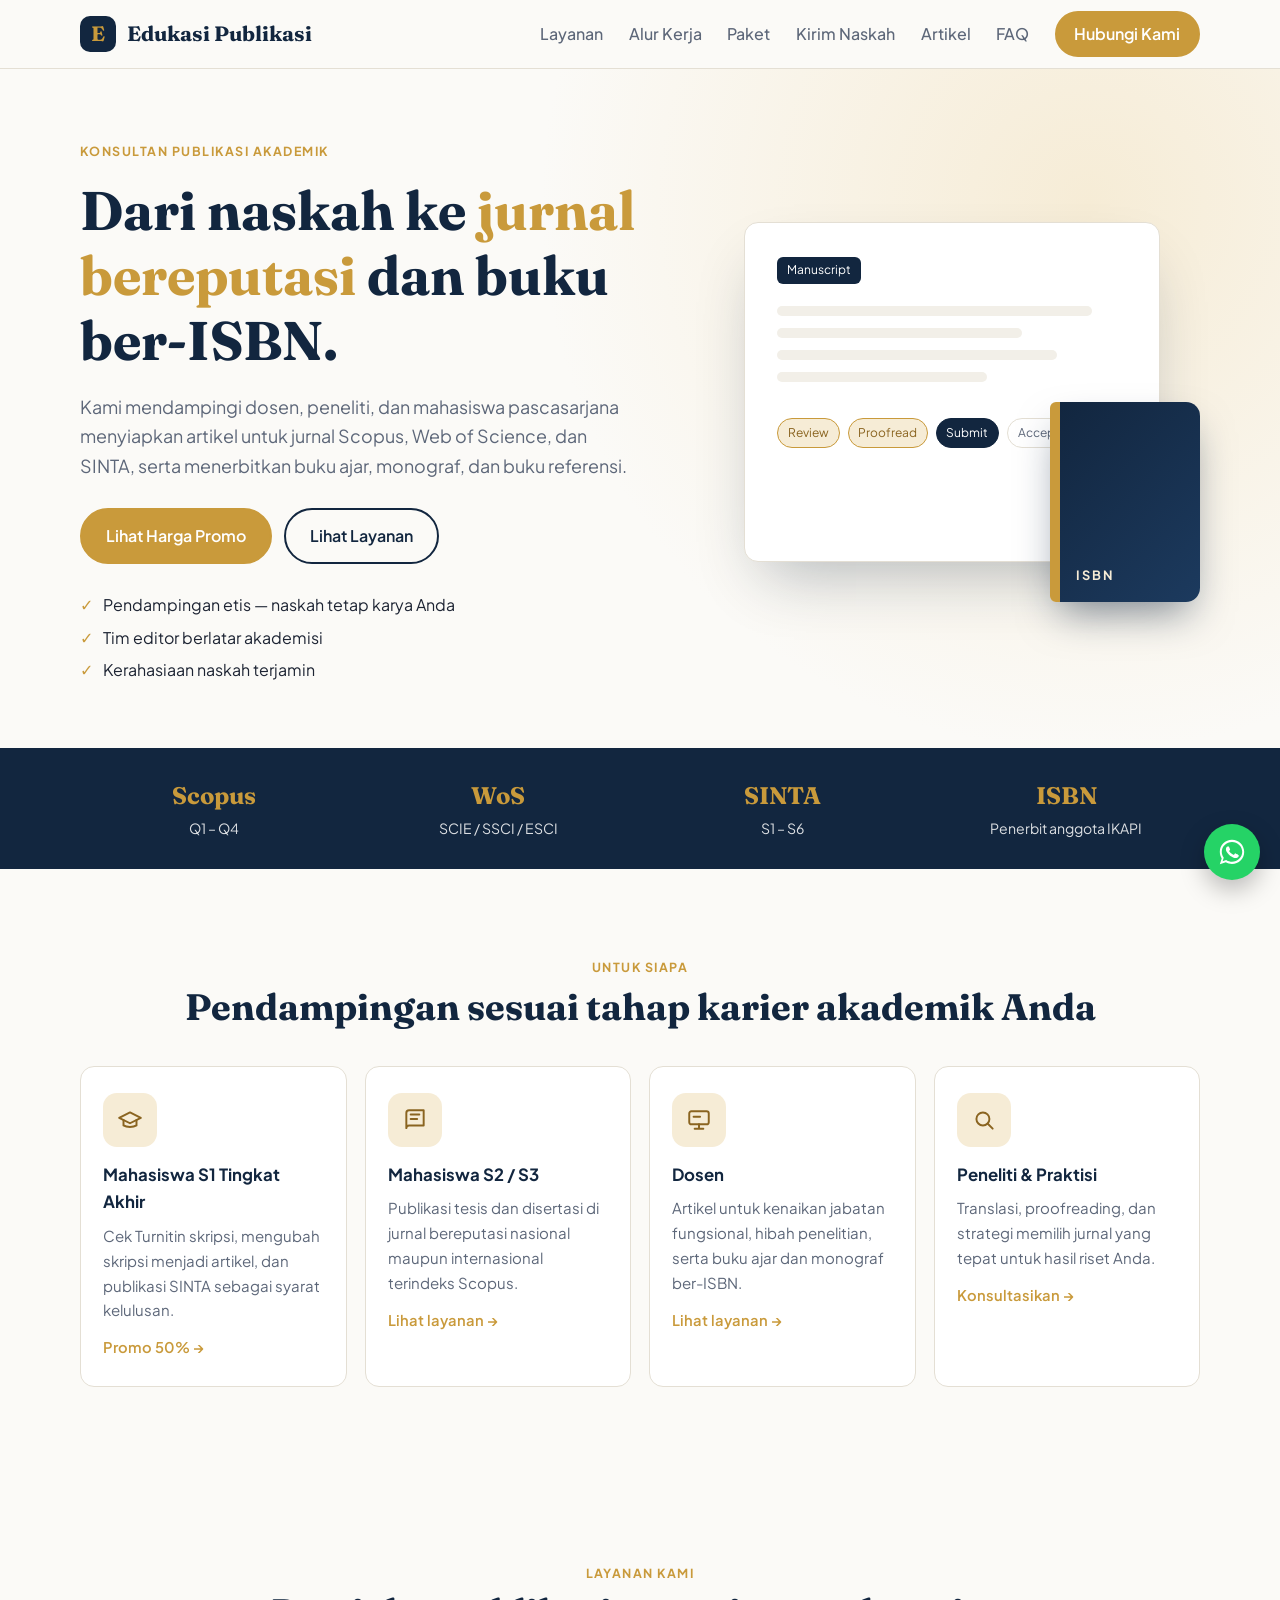
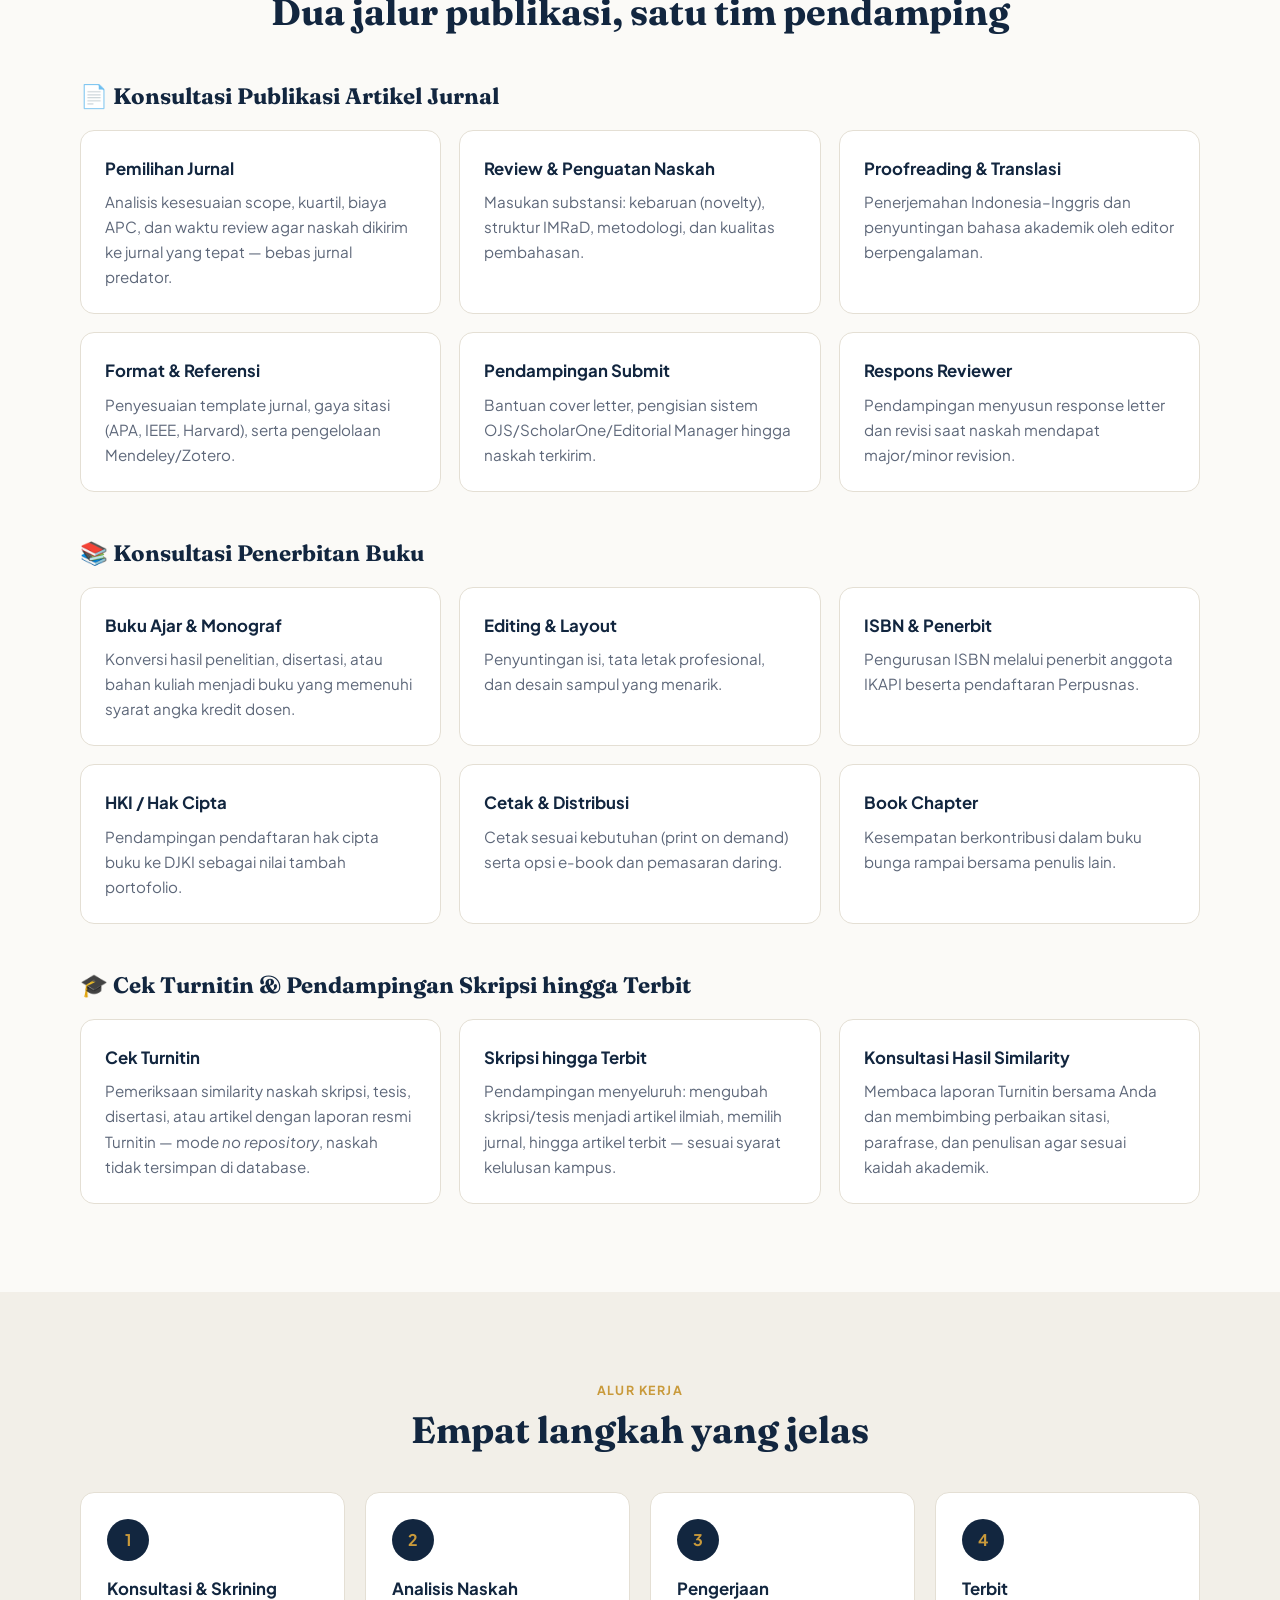
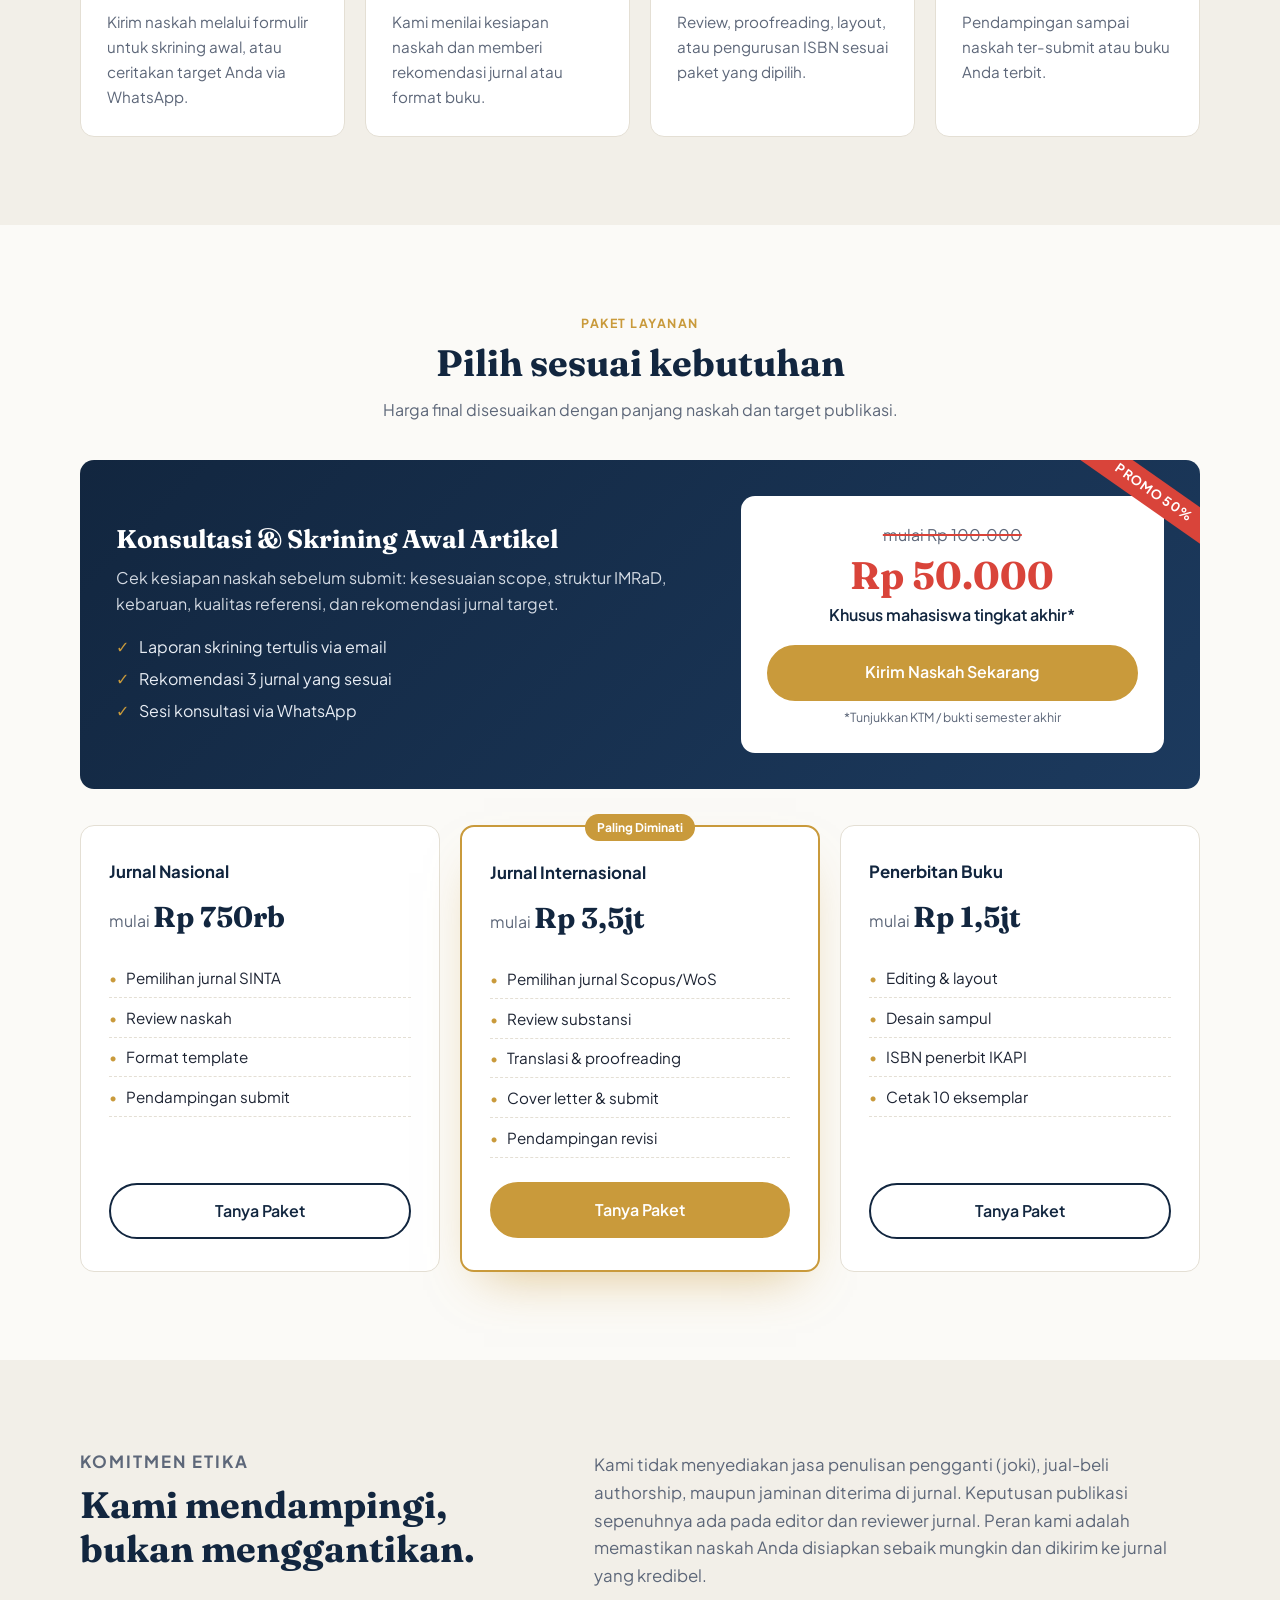
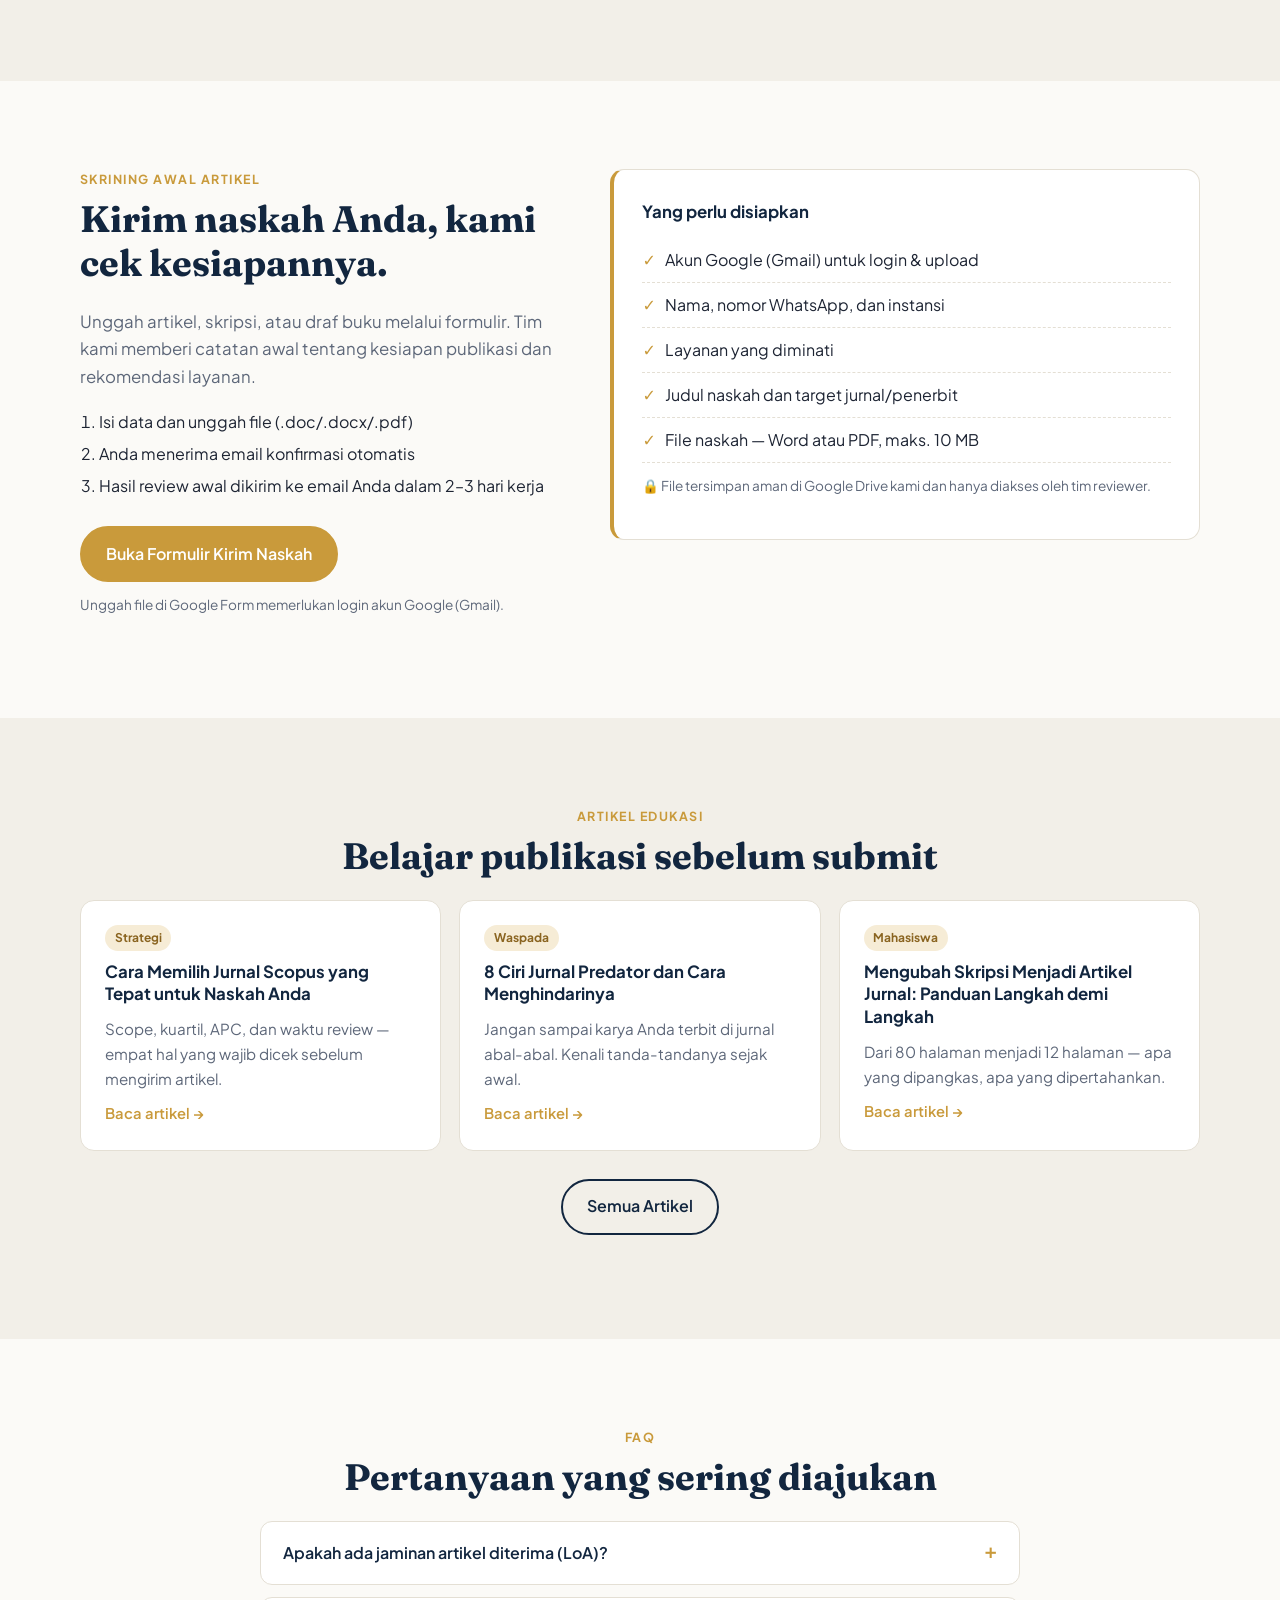
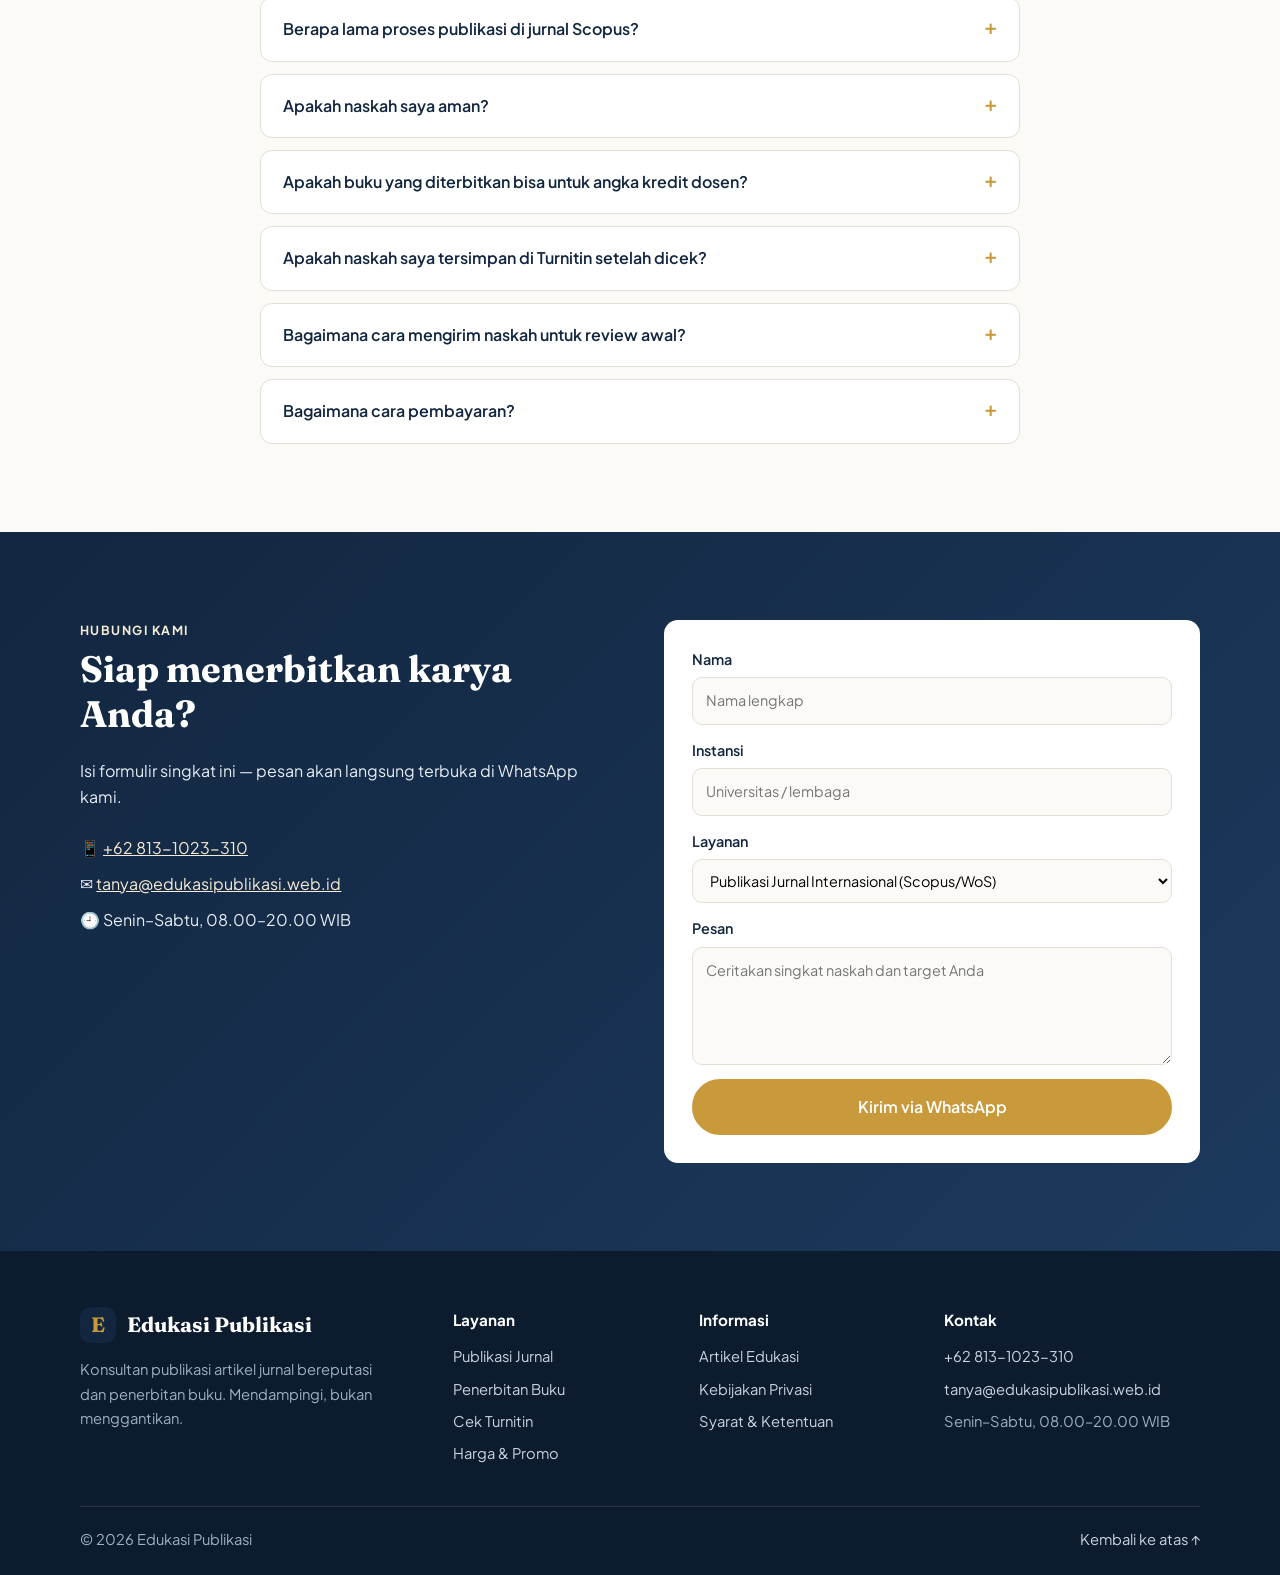
<file: index.html>
<!doctype html>
<html lang="id">
<head>
  <meta charset="utf-8">
  <meta name="viewport" content="width=device-width, initial-scale=1">
  <title>Edukasi Publikasi — Konsultan Publikasi Jurnal & Penerbitan Buku</title>
  <meta name="description" content="Layanan konsultasi publikasi artikel di jurnal bereputasi (Scopus, WoS, SINTA) dan konsultasi penerbitan buku ber-ISBN untuk dosen, peneliti, dan mahasiswa.">
  <link rel="preconnect" href="https://fonts.googleapis.com">
  <link rel="preconnect" href="https://fonts.gstatic.com" crossorigin>
  <link href="https://fonts.googleapis.com/css2?family=Fraunces:opsz,wght@9..144,600;9..144,700&family=Plus+Jakarta+Sans:wght@400;500;600;700&display=swap" rel="stylesheet">
  <link rel="canonical" href="https://edukasipublikasi.web.id/">
  <link rel="icon" href="assets/favicon.svg" type="image/svg+xml">
  <meta name="theme-color" content="#12263f">
  <meta property="og:type" content="website">
  <meta property="og:site_name" content="Edukasi Publikasi">
  <meta property="og:title" content="Edukasi Publikasi — Konsultan Publikasi Jurnal & Penerbitan Buku">
  <meta property="og:description" content="Pendampingan publikasi jurnal Scopus, WoS, SINTA, cek Turnitin, skripsi hingga terbit, dan penerbitan buku ber-ISBN.">
  <meta property="og:url" content="https://edukasipublikasi.web.id/">
  <meta property="og:locale" content="id_ID">
  <link rel="stylesheet" href="assets/style.css?v=20261109">
  <script type="application/ld+json">
  {
    "@context": "https://schema.org",
    "@type": "ProfessionalService",
    "name": "Edukasi Publikasi",
    "url": "https://edukasipublikasi.web.id/",
    "email": "tanya@edukasipublikasi.web.id",
    "telephone": "+62-813-1023-310",
    "areaServed": "ID",
    "description": "Konsultan publikasi artikel jurnal bereputasi, cek Turnitin, pendampingan skripsi hingga terbit, dan penerbitan buku ber-ISBN."
  }
  </script>
</head>
<body>

<header class="nav" id="top">
  <div class="container nav-inner">
    <a href="#top" class="logo"><span class="logo-mark">E</span> Edukasi Publikasi</a>
    <button class="nav-toggle" aria-label="Buka menu" aria-expanded="false">☰</button>
    <nav class="nav-links">
      <a href="#layanan">Layanan</a>
      <a href="#proses">Alur Kerja</a>
      <a href="#paket">Paket</a>
      <a href="#review">Kirim Naskah</a>
      <a href="artikel/">Artikel</a>
      <a href="#faq">FAQ</a>
      <a href="#kontak" class="btn btn-sm">Hubungi Kami</a>
    </nav>
  </div>
</header>

<main>
  <!-- HERO -->
  <section class="hero">
    <div class="container hero-grid">
      <div>
        <p class="eyebrow">Konsultan Publikasi Akademik</p>
        <h1>Dari naskah ke <em>jurnal bereputasi</em> dan buku ber-ISBN.</h1>
        <p class="lead">Kami mendampingi dosen, peneliti, dan mahasiswa pascasarjana menyiapkan artikel untuk jurnal Scopus, Web of Science, dan SINTA, serta menerbitkan buku ajar, monograf, dan buku referensi.</p>
        <div class="hero-cta">
          <a href="#paket" class="btn">Lihat Harga Promo</a>
          <a href="#layanan" class="btn btn-ghost">Lihat Layanan</a>
        </div>
        <ul class="hero-points">
          <li>Pendampingan etis — naskah tetap karya Anda</li>
          <li>Tim editor berlatar akademisi</li>
          <li>Kerahasiaan naskah terjamin</li>
        </ul>
      </div>
      <div class="hero-card" aria-hidden="true">
        <div class="paper">
          <div class="paper-tag">Manuscript</div>
          <div class="line w90"></div><div class="line w70"></div>
          <div class="line w80"></div><div class="line w60"></div>
          <div class="paper-steps">
            <span class="done">Review</span><span class="done">Proofread</span><span class="active">Submit</span><span>Accepted</span>
          </div>
        </div>
        <div class="book"><span>ISBN</span></div>
      </div>
    </div>
  </section>

  <!-- STATS -->
  <section class="stats">
    <div class="container stats-grid">
      <div><strong>Scopus</strong><span>Q1 – Q4</span></div>
      <div><strong>WoS</strong><span>SCIE / SSCI / ESCI</span></div>
      <div><strong>SINTA</strong><span>S1 – S6</span></div>
      <div><strong>ISBN</strong><span>Penerbit anggota IKAPI</span></div>
    </div>
  </section>

  <!-- UNTUK SIAPA -->
  <section class="section audience-section">
    <div class="container">
      <p class="eyebrow center">Untuk Siapa</p>
      <h2 class="center">Pendampingan sesuai tahap karier akademik Anda</h2>
      <div class="audience">
        <article class="aud-card">
          <span class="aud-icon"><svg viewBox="0 0 24 24" width="26" height="26" fill="none" stroke="#8a6420" stroke-width="1.8" stroke-linecap="round" stroke-linejoin="round" aria-hidden="true"><path d="M22 10 12 5 2 10l10 5 10-5z"/><path d="M6 12v5c3 2 9 2 12 0v-5"/></svg></span>
          <h4>Mahasiswa S1 Tingkat Akhir</h4>
          <p>Cek Turnitin skripsi, mengubah skripsi menjadi artikel, dan publikasi SINTA sebagai syarat kelulusan.</p>
          <a href="#paket">Promo 50% →</a>
        </article>
        <article class="aud-card">
          <span class="aud-icon"><svg viewBox="0 0 24 24" width="26" height="26" fill="none" stroke="#8a6420" stroke-width="1.8" stroke-linecap="round" stroke-linejoin="round" aria-hidden="true"><path d="M4 19.5A2.5 2.5 0 0 1 6.5 17H20V3H6.5A2.5 2.5 0 0 0 4 5.5v14z"/><path d="M8 7h8M8 11h6"/></svg></span>
          <h4>Mahasiswa S2 / S3</h4>
          <p>Publikasi tesis dan disertasi di jurnal bereputasi nasional maupun internasional terindeks Scopus.</p>
          <a href="#layanan">Lihat layanan →</a>
        </article>
        <article class="aud-card">
          <span class="aud-icon"><svg viewBox="0 0 24 24" width="26" height="26" fill="none" stroke="#8a6420" stroke-width="1.8" stroke-linecap="round" stroke-linejoin="round" aria-hidden="true"><rect x="3" y="4" width="18" height="12" rx="2"/><path d="M8 20h8M12 16v4M7 9h6"/></svg></span>
          <h4>Dosen</h4>
          <p>Artikel untuk kenaikan jabatan fungsional, hibah penelitian, serta buku ajar dan monograf ber-ISBN.</p>
          <a href="#layanan">Lihat layanan →</a>
        </article>
        <article class="aud-card">
          <span class="aud-icon"><svg viewBox="0 0 24 24" width="26" height="26" fill="none" stroke="#8a6420" stroke-width="1.8" stroke-linecap="round" stroke-linejoin="round" aria-hidden="true"><circle cx="11" cy="11" r="6"/><path d="m20 20-4.5-4.5"/></svg></span>
          <h4>Peneliti & Praktisi</h4>
          <p>Translasi, proofreading, dan strategi memilih jurnal yang tepat untuk hasil riset Anda.</p>
          <a href="#kontak">Konsultasikan →</a>
        </article>
      </div>
    </div>
  </section>

  <!-- LAYANAN -->
  <section id="layanan" class="section">
    <div class="container">
      <p class="eyebrow center">Layanan Kami</p>
      <h2 class="center">Dua jalur publikasi, satu tim pendamping</h2>

      <div class="service-block">
        <h3 class="service-title">📄 Konsultasi Publikasi Artikel Jurnal</h3>
        <div class="cards">
          <article class="card"><h4>Pemilihan Jurnal</h4><p>Analisis kesesuaian scope, kuartil, biaya APC, dan waktu review agar naskah dikirim ke jurnal yang tepat — bebas jurnal predator.</p></article>
          <article class="card"><h4>Review & Penguatan Naskah</h4><p>Masukan substansi: kebaruan (novelty), struktur IMRaD, metodologi, dan kualitas pembahasan.</p></article>
          <article class="card"><h4>Proofreading & Translasi</h4><p>Penerjemahan Indonesia–Inggris dan penyuntingan bahasa akademik oleh editor berpengalaman.</p></article>
          <article class="card"><h4>Format & Referensi</h4><p>Penyesuaian template jurnal, gaya sitasi (APA, IEEE, Harvard), serta pengelolaan Mendeley/Zotero.</p></article>
          <article class="card"><h4>Pendampingan Submit</h4><p>Bantuan cover letter, pengisian sistem OJS/ScholarOne/Editorial Manager hingga naskah terkirim.</p></article>
          <article class="card"><h4>Respons Reviewer</h4><p>Pendampingan menyusun response letter dan revisi saat naskah mendapat major/minor revision.</p></article>
        </div>
      </div>

      <div class="service-block">
        <h3 class="service-title">📚 Konsultasi Penerbitan Buku</h3>
        <div class="cards">
          <article class="card"><h4>Buku Ajar & Monograf</h4><p>Konversi hasil penelitian, disertasi, atau bahan kuliah menjadi buku yang memenuhi syarat angka kredit dosen.</p></article>
          <article class="card"><h4>Editing & Layout</h4><p>Penyuntingan isi, tata letak profesional, dan desain sampul yang menarik.</p></article>
          <article class="card"><h4>ISBN & Penerbit</h4><p>Pengurusan ISBN melalui penerbit anggota IKAPI beserta pendaftaran Perpusnas.</p></article>
          <article class="card"><h4>HKI / Hak Cipta</h4><p>Pendampingan pendaftaran hak cipta buku ke DJKI sebagai nilai tambah portofolio.</p></article>
          <article class="card"><h4>Cetak & Distribusi</h4><p>Cetak sesuai kebutuhan (print on demand) serta opsi e-book dan pemasaran daring.</p></article>
          <article class="card"><h4>Book Chapter</h4><p>Kesempatan berkontribusi dalam buku bunga rampai bersama penulis lain.</p></article>
        </div>
      </div>

      <div class="service-block">
        <h3 class="service-title">🎓 Cek Turnitin & Pendampingan Skripsi hingga Terbit</h3>
        <div class="cards">
          <article class="card"><h4>Cek Turnitin</h4><p>Pemeriksaan similarity naskah skripsi, tesis, disertasi, atau artikel dengan laporan resmi Turnitin — mode <em>no repository</em>, naskah tidak tersimpan di database.</p></article>
          <article class="card"><h4>Skripsi hingga Terbit</h4><p>Pendampingan menyeluruh: mengubah skripsi/tesis menjadi artikel ilmiah, memilih jurnal, hingga artikel terbit — sesuai syarat kelulusan kampus.</p></article>
          <article class="card"><h4>Konsultasi Hasil Similarity</h4><p>Membaca laporan Turnitin bersama Anda dan membimbing perbaikan sitasi, parafrase, dan penulisan agar sesuai kaidah akademik.</p></article>
        </div>
      </div>
    </div>
  </section>

  <!-- PROSES -->
  <section id="proses" class="section alt">
    <div class="container">
      <p class="eyebrow center">Alur Kerja</p>
      <h2 class="center">Empat langkah yang jelas</h2>
      <ol class="steps">
        <li><span>1</span><h4>Konsultasi & Skrining</h4><p>Kirim naskah melalui formulir untuk skrining awal, atau ceritakan target Anda via WhatsApp.</p></li>
        <li><span>2</span><h4>Analisis Naskah</h4><p>Kami menilai kesiapan naskah dan memberi rekomendasi jurnal atau format buku.</p></li>
        <li><span>3</span><h4>Pengerjaan</h4><p>Review, proofreading, layout, atau pengurusan ISBN sesuai paket yang dipilih.</p></li>
        <li><span>4</span><h4>Terbit</h4><p>Pendampingan sampai naskah ter-submit atau buku Anda terbit.</p></li>
      </ol>
    </div>
  </section>

  <!-- PAKET -->
  <section id="paket" class="section">
    <div class="container">
      <p class="eyebrow center">Paket Layanan</p>
      <h2 class="center">Pilih sesuai kebutuhan</h2>
      <p class="center muted">Harga final disesuaikan dengan panjang naskah dan target publikasi.</p>
      <div class="promo">
        <div class="promo-ribbon">PROMO 50%</div>
        <div class="promo-body">
          <h3>Konsultasi & Skrining Awal Artikel</h3>
          <p>Cek kesiapan naskah sebelum submit: kesesuaian scope, struktur IMRaD, kebaruan, kualitas referensi, dan rekomendasi jurnal target.</p>
          <ul class="promo-list">
            <li>Laporan skrining tertulis via email</li>
            <li>Rekomendasi 3 jurnal yang sesuai</li>
            <li>Sesi konsultasi via WhatsApp</li>
          </ul>
        </div>
        <div class="promo-price">
          <span class="price-old">mulai Rp 100.000</span>
          <span class="price-new">Rp 50.000</span>
          <span class="promo-for">Khusus mahasiswa tingkat akhir*</span>
          <a href="#review" class="btn full">Kirim Naskah Sekarang</a>
          <small>*Tunjukkan KTM / bukti semester akhir</small>
        </div>
      </div>

      <div class="pricing">
        <div class="price-card">
          <h4>Jurnal Nasional</h4>
          <p class="price">mulai <strong>Rp 750rb</strong></p>
          <ul><li>Pemilihan jurnal SINTA</li><li>Review naskah</li><li>Format template</li><li>Pendampingan submit</li></ul>
          <a href="#kontak" class="btn btn-ghost full">Tanya Paket</a>
        </div>
        <div class="price-card featured">
          <div class="badge">Paling Diminati</div>
          <h4>Jurnal Internasional</h4>
          <p class="price">mulai <strong>Rp 3,5jt</strong></p>
          <ul><li>Pemilihan jurnal Scopus/WoS</li><li>Review substansi</li><li>Translasi & proofreading</li><li>Cover letter & submit</li><li>Pendampingan revisi</li></ul>
          <a href="#kontak" class="btn full">Tanya Paket</a>
        </div>
        <div class="price-card">
          <h4>Penerbitan Buku</h4>
          <p class="price">mulai <strong>Rp 1,5jt</strong></p>
          <ul><li>Editing & layout</li><li>Desain sampul</li><li>ISBN penerbit IKAPI</li><li>Cetak 10 eksemplar</li></ul>
          <a href="#kontak" class="btn btn-ghost full">Tanya Paket</a>
        </div>
      </div>
    </div>
  </section>

  <!-- KOMITMEN -->
  <section class="section alt">
    <div class="container ethic">
      <div>
        <p class="eyebrow">Komitmen Etika</p>
        <h2>Kami mendampingi, bukan menggantikan.</h2>
      </div>
      <div>
        <p>Kami tidak menyediakan jasa penulisan pengganti (joki), jual-beli authorship, maupun jaminan diterima di jurnal. Keputusan publikasi sepenuhnya ada pada editor dan reviewer jurnal. Peran kami adalah memastikan naskah Anda disiapkan sebaik mungkin dan dikirim ke jurnal yang kredibel.</p>
      </div>
    </div>
  </section>

  <!-- TESTIMONI (tampil otomatis jika assets/testimoni.json berisi data) -->
  <section id="testimoni" class="section" hidden>
    <div class="container">
      <p class="eyebrow center">Testimoni Klien</p>
      <h2 class="center">Cerita mereka yang sudah kami dampingi</h2>
      <p class="center muted-text">Ditampilkan atas izin klien. Sebagian nama disingkat untuk menjaga privasi.</p>
      <div class="cards testi-list" id="testi-list"></div>
      <p class="center" style="margin-top:28px" id="testi-cta" hidden><a id="testi-form-link" href="#" target="_blank" rel="noopener" class="btn btn-ghost">Pernah kami dampingi? Bagikan pengalaman Anda</a></p>
    </div>
  </section>

  <!-- REVIEW AWAL (GOOGLE FORM) -->
  <section id="review" class="section review">
    <div class="container review-grid">
      <div>
        <p class="eyebrow">Skrining Awal Artikel</p>
        <h2>Kirim naskah Anda, kami cek kesiapannya.</h2>
        <p class="muted-text">Unggah artikel, skripsi, atau draf buku melalui formulir. Tim kami memberi catatan awal tentang kesiapan publikasi dan rekomendasi layanan.</p>
        <ol class="mini-steps">
          <li>Isi data dan unggah file (.doc/.docx/.pdf)</li>
          <li>Anda menerima email konfirmasi otomatis</li>
          <li>Hasil review awal dikirim ke email Anda dalam 2–3 hari kerja</li>
        </ol>
        <a id="gform-link" href="#" target="_blank" rel="noopener" class="btn">Buka Formulir Kirim Naskah</a>
        <p class="note">Unggah file di Google Form memerlukan login akun Google (Gmail).</p>
      </div>
      <div class="gform-card">
        <h4>Yang perlu disiapkan</h4>
        <ul>
          <li>Akun Google (Gmail) untuk login & upload</li>
          <li>Nama, nomor WhatsApp, dan instansi</li>
          <li>Layanan yang diminati</li>
          <li>Judul naskah dan target jurnal/penerbit</li>
          <li>File naskah — Word atau PDF, maks. 10 MB</li>
        </ul>
        <p class="note">🔒 File tersimpan aman di Google Drive kami dan hanya diakses oleh tim reviewer.</p>
      </div>
    </div>
  </section>

  <!-- ARTIKEL -->
  <section id="artikel" class="section alt">
    <div class="container">
      <p class="eyebrow center">Artikel Edukasi</p>
      <h2 class="center">Belajar publikasi sebelum submit</h2>
      <div class="cards">
        <a class="card post-card" href="artikel/cara-memilih-jurnal-scopus.html">
          <span class="post-tag">Strategi</span>
          <h4>Cara Memilih Jurnal Scopus yang Tepat untuk Naskah Anda</h4>
          <p>Scope, kuartil, APC, dan waktu review — empat hal yang wajib dicek sebelum mengirim artikel.</p>
          <span class="post-more">Baca artikel →</span>
        </a>
        <a class="card post-card" href="artikel/ciri-jurnal-predator.html">
          <span class="post-tag">Waspada</span>
          <h4>8 Ciri Jurnal Predator dan Cara Menghindarinya</h4>
          <p>Jangan sampai karya Anda terbit di jurnal abal-abal. Kenali tanda-tandanya sejak awal.</p>
          <span class="post-more">Baca artikel →</span>
        </a>
        <a class="card post-card" href="artikel/skripsi-menjadi-artikel-jurnal.html">
          <span class="post-tag">Mahasiswa</span>
          <h4>Mengubah Skripsi Menjadi Artikel Jurnal: Panduan Langkah demi Langkah</h4>
          <p>Dari 80 halaman menjadi 12 halaman — apa yang dipangkas, apa yang dipertahankan.</p>
          <span class="post-more">Baca artikel →</span>
        </a>
      </div>
      <p class="center" style="margin-top:28px"><a href="artikel/" class="btn btn-ghost">Semua Artikel</a></p>
    </div>
  </section>

  <!-- FAQ -->
  <section id="faq" class="section">
    <div class="container narrow">
      <p class="eyebrow center">FAQ</p>
      <h2 class="center">Pertanyaan yang sering diajukan</h2>
      <details><summary>Apakah ada jaminan artikel diterima (LoA)?</summary><p>Tidak ada pihak yang etis dapat menjamin penerimaan. Kami membantu meningkatkan kualitas naskah dan memilih jurnal yang sesuai sehingga peluang diterima jauh lebih besar.</p></details>
      <details><summary>Berapa lama proses publikasi di jurnal Scopus?</summary><p>Persiapan naskah bersama kami biasanya 2–4 minggu. Waktu review di jurnal bervariasi, umumnya 2–12 bulan tergantung jurnal.</p></details>
      <details><summary>Apakah naskah saya aman?</summary><p>Ya. Naskah hanya diakses oleh tim yang menangani dan tidak dibagikan ke pihak lain. Kami bersedia menandatangani perjanjian kerahasiaan (NDA).</p></details>
      <details><summary>Apakah buku yang diterbitkan bisa untuk angka kredit dosen?</summary><p>Bisa, selama memenuhi ketentuan PO PAK yang berlaku, termasuk ISBN dari penerbit anggota IKAPI dan jumlah halaman minimal.</p></details>
      <details><summary>Apakah naskah saya tersimpan di Turnitin setelah dicek?</summary><p>Tidak. Pengecekan dilakukan dengan pengaturan <em>no repository</em>, sehingga naskah tidak masuk ke database Turnitin dan aman saat diunggah ulang oleh kampus atau jurnal.</p></details>
      <details><summary>Bagaimana cara mengirim naskah untuk review awal?</summary><p>Gunakan formulir di bagian <a href="#review">Kirim Naskah</a>. Unggah file artikel Anda, dan hasil review awal akan kami kirim ke email Anda.</p></details>
      <details><summary>Bagaimana cara pembayaran?</summary><p>Pembayaran bertahap: uang muka di awal dan pelunasan setelah pekerjaan selesai, melalui transfer bank.</p></details>
    </div>
  </section>

  <!-- KONTAK -->
  <section id="kontak" class="section contact">
    <div class="container contact-grid">
      <div>
        <p class="eyebrow light">Hubungi Kami</p>
        <h2>Siap menerbitkan karya Anda?</h2>
        <p>Isi formulir singkat ini — pesan akan langsung terbuka di WhatsApp kami.</p>
        <ul class="contact-info">
          <li>📱 <a href="https://wa.me/628131023310" target="_blank" rel="noopener">+62 813-1023-310</a></li>
          <li>✉️ <a href="mailto:tanya@edukasipublikasi.web.id">tanya@edukasipublikasi.web.id</a></li>
          <li>🕘 Senin–Sabtu, 08.00–20.00 WIB</li>
        </ul>
      </div>
      <form id="wa-form" class="form">
        <label>Nama<input name="nama" required placeholder="Nama lengkap"></label>
        <label>Instansi<input name="instansi" placeholder="Universitas / lembaga"></label>
        <label>Layanan
          <select name="layanan">
            <option>Publikasi Jurnal Internasional (Scopus/WoS)</option>
            <option>Publikasi Jurnal Nasional (SINTA)</option>
            <option>Proofreading / Translasi</option>
            <option>Cek Turnitin</option>
            <option>Pendampingan Skripsi hingga Terbit</option>
            <option>Penerbitan Buku</option>
            <option>Lainnya</option>
          </select>
        </label>
        <label>Pesan<textarea name="pesan" rows="4" placeholder="Ceritakan singkat naskah dan target Anda"></textarea></label>
        <button type="submit" class="btn full">Kirim via WhatsApp</button>
      </form>
    </div>
  </section>
</main>

<footer class="footer">
  <div class="container footer-grid">
    <div>
      <a href="./" class="logo logo-light"><span class="logo-mark">E</span> Edukasi Publikasi</a>
      <p>Konsultan publikasi artikel jurnal bereputasi dan penerbitan buku. Mendampingi, bukan menggantikan.</p>
    </div>
    <div>
      <h5>Layanan</h5>
      <a href="#layanan">Publikasi Jurnal</a>
      <a href="#layanan">Penerbitan Buku</a>
      <a href="#layanan">Cek Turnitin</a>
      <a href="#paket">Harga & Promo</a>
    </div>
    <div>
      <h5>Informasi</h5>
      <a href="artikel/">Artikel Edukasi</a>
      <a href="kebijakan-privasi.html">Kebijakan Privasi</a>
      <a href="syarat-ketentuan.html">Syarat & Ketentuan</a>
      <a id="footer-testi" href="#" target="_blank" rel="noopener" hidden>Beri Testimoni</a>
    </div>
    <div>
      <h5>Kontak</h5>
      <a href="https://wa.me/628131023310" target="_blank" rel="noopener">+62 813-1023-310</a>
      <a href="mailto:tanya@edukasipublikasi.web.id">tanya@edukasipublikasi.web.id</a>
      <span>Senin–Sabtu, 08.00–20.00 WIB</span>
    </div>
  </div>
  <div class="container footer-bottom">
    <span>© <span id="year"></span> Edukasi Publikasi</span>
    <a href="#top">Kembali ke atas ↑</a>
  </div>
</footer>

<a class="wa-float" href="https://wa.me/628131023310" target="_blank" rel="noopener" aria-label="Chat WhatsApp"><svg viewBox="0 0 32 32" width="30" height="30" aria-hidden="true"><path fill="#fff" d="M16 3C8.8 3 3 8.7 3 15.8c0 2.5.7 4.9 2 7L3 29l6.4-2c2 1.1 4.3 1.7 6.6 1.7 7.2 0 13-5.7 13-12.8S23.2 3 16 3zm0 23.4c-2.1 0-4.1-.6-5.8-1.6l-.4-.2-3.8 1.2 1.2-3.7-.3-.4c-1.2-1.8-1.8-3.8-1.8-5.9C5.1 9.9 10 5.2 16 5.2s10.9 4.7 10.9 10.6S22 26.4 16 26.4zm6-7.9c-.3-.2-1.9-.9-2.2-1s-.5-.2-.7.2-.8 1-1 1.2-.4.2-.7.1a8.9 8.9 0 0 1-4.4-3.8c-.3-.6.3-.5.9-1.7.1-.2 0-.4 0-.5l-1-2.4c-.3-.6-.5-.5-.7-.5h-.6c-.2 0-.6.1-.9.4s-1.2 1.1-1.2 2.7 1.2 3.2 1.4 3.4 2.4 3.6 5.8 5c2.2.9 3 1 4.1.8.7-.1 1.9-.8 2.2-1.5s.3-1.4.2-1.5-.3-.2-.6-.3z"/></svg></a>

<script src="assets/script.js?v=20261109"></script>
</body>
</html>
</file>
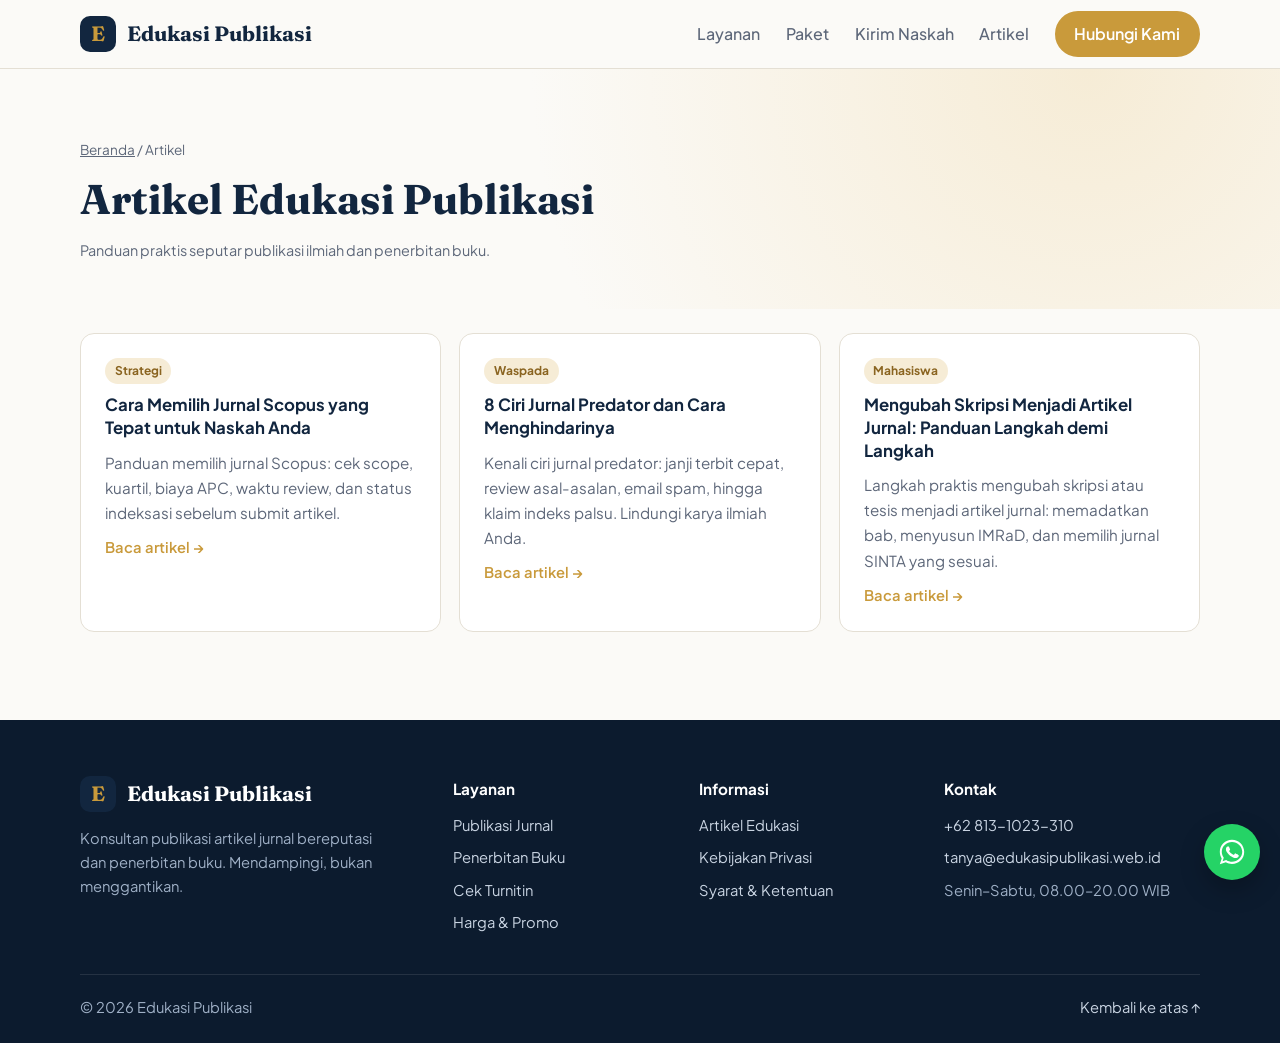
<file: artikel/index.html>
<!doctype html>
<html lang="id">
<head>
  <meta charset="utf-8">
  <meta name="viewport" content="width=device-width, initial-scale=1">
  <title>Artikel Edukasi Publikasi — Edukasi Publikasi</title>
  <meta name="description" content="Kumpulan artikel edukasi seputar publikasi jurnal Scopus, SINTA, jurnal predator, dan mengubah skripsi menjadi artikel.">
  <link rel="canonical" href="https://edukasipublikasi.web.id/artikel/">
  <link rel="icon" href="/assets/favicon.svg" type="image/svg+xml">
  <meta name="theme-color" content="#12263f">
  <meta property="og:type" content="article">
  <meta property="og:site_name" content="Edukasi Publikasi">
  <meta property="og:title" content="Artikel Edukasi Publikasi">
  <meta property="og:description" content="Kumpulan artikel edukasi seputar publikasi jurnal Scopus, SINTA, jurnal predator, dan mengubah skripsi menjadi artikel.">
  <meta property="og:url" content="https://edukasipublikasi.web.id/artikel/">
  <link rel="preconnect" href="https://fonts.googleapis.com">
  <link rel="preconnect" href="https://fonts.gstatic.com" crossorigin>
  <link href="https://fonts.googleapis.com/css2?family=Fraunces:opsz,wght@9..144,600;9..144,700&family=Plus+Jakarta+Sans:wght@400;500;600;700&display=swap" rel="stylesheet">
  <link rel="stylesheet" href="/assets/style.css?v=20261022">
</head>
<body>

<header class="nav" id="top">
  <div class="container nav-inner">
    <a href="/" class="logo"><span class="logo-mark">E</span> Edukasi Publikasi</a>
    <button class="nav-toggle" aria-label="Buka menu" aria-expanded="false">☰</button>
    <nav class="nav-links">
      <a href="/#layanan">Layanan</a>
      <a href="/#paket">Paket</a>
      <a href="/#review">Kirim Naskah</a>
      <a href="/artikel/">Artikel</a>
      <a href="/#kontak" class="btn btn-sm">Hubungi Kami</a>
    </nav>
  </div>
</header>

<main>
  <section class="page-hero">
    <div class="container">
      <p class="breadcrumb"><a href="/">Beranda</a> / Artikel</p>
      <h1>Artikel Edukasi Publikasi</h1>
      <p class="meta">Panduan praktis seputar publikasi ilmiah dan penerbitan buku.</p>
    </div>
  </section>
  <section class="section" style="padding-top:24px">
    <div class="container">
      <div class="cards">
        <a class="card post-card" href="/artikel/cara-memilih-jurnal-scopus.html">
          <span class="post-tag">Strategi</span>
          <h4>Cara Memilih Jurnal Scopus yang Tepat untuk Naskah Anda</h4>
          <p>Panduan memilih jurnal Scopus: cek scope, kuartil, biaya APC, waktu review, dan status indeksasi sebelum submit artikel.</p>
          <span class="post-more">Baca artikel →</span>
        </a>
        <a class="card post-card" href="/artikel/ciri-jurnal-predator.html">
          <span class="post-tag">Waspada</span>
          <h4>8 Ciri Jurnal Predator dan Cara Menghindarinya</h4>
          <p>Kenali ciri jurnal predator: janji terbit cepat, review asal-asalan, email spam, hingga klaim indeks palsu. Lindungi karya ilmiah Anda.</p>
          <span class="post-more">Baca artikel →</span>
        </a>
        <a class="card post-card" href="/artikel/skripsi-menjadi-artikel-jurnal.html">
          <span class="post-tag">Mahasiswa</span>
          <h4>Mengubah Skripsi Menjadi Artikel Jurnal: Panduan Langkah demi Langkah</h4>
          <p>Langkah praktis mengubah skripsi atau tesis menjadi artikel jurnal: memadatkan bab, menyusun IMRaD, dan memilih jurnal SINTA yang sesuai.</p>
          <span class="post-more">Baca artikel →</span>
        </a>
      </div>
    </div>
  </section>
</main>

<footer class="footer">
  <div class="container footer-grid">
    <div>
      <a href="/" class="logo logo-light"><span class="logo-mark">E</span> Edukasi Publikasi</a>
      <p>Konsultan publikasi artikel jurnal bereputasi dan penerbitan buku. Mendampingi, bukan menggantikan.</p>
    </div>
    <div>
      <h5>Layanan</h5>
      <a href="/#layanan">Publikasi Jurnal</a>
      <a href="/#layanan">Penerbitan Buku</a>
      <a href="/#layanan">Cek Turnitin</a>
      <a href="/#paket">Harga & Promo</a>
    </div>
    <div>
      <h5>Informasi</h5>
      <a href="/artikel/">Artikel Edukasi</a>
      <a href="/kebijakan-privasi.html">Kebijakan Privasi</a>
      <a href="/syarat-ketentuan.html">Syarat & Ketentuan</a>
    </div>
    <div>
      <h5>Kontak</h5>
      <a href="https://wa.me/628131023310" target="_blank" rel="noopener">+62 813-1023-310</a>
      <a href="mailto:tanya@edukasipublikasi.web.id">tanya@edukasipublikasi.web.id</a>
      <span>Senin–Sabtu, 08.00–20.00 WIB</span>
    </div>
  </div>
  <div class="container footer-bottom">
    <span>© <span id="year"></span> Edukasi Publikasi</span>
    <a href="#top">Kembali ke atas ↑</a>
  </div>
</footer>

<a class="wa-float" href="https://wa.me/628131023310" target="_blank" rel="noopener" aria-label="Chat WhatsApp"><svg viewBox="0 0 32 32" width="30" height="30" aria-hidden="true"><path fill="#fff" d="M16 3C8.8 3 3 8.7 3 15.8c0 2.5.7 4.9 2 7L3 29l6.4-2c2 1.1 4.3 1.7 6.6 1.7 7.2 0 13-5.7 13-12.8S23.2 3 16 3zm0 23.4c-2.1 0-4.1-.6-5.8-1.6l-.4-.2-3.8 1.2 1.2-3.7-.3-.4c-1.2-1.8-1.8-3.8-1.8-5.9C5.1 9.9 10 5.2 16 5.2s10.9 4.7 10.9 10.6S22 26.4 16 26.4zm6-7.9c-.3-.2-1.9-.9-2.2-1s-.5-.2-.7.2-.8 1-1 1.2-.4.2-.7.1a8.9 8.9 0 0 1-4.4-3.8c-.3-.6.3-.5.9-1.7.1-.2 0-.4 0-.5l-1-2.4c-.3-.6-.5-.5-.7-.5h-.6c-.2 0-.6.1-.9.4s-1.2 1.1-1.2 2.7 1.2 3.2 1.4 3.4 2.4 3.6 5.8 5c2.2.9 3 1 4.1.8.7-.1 1.9-.8 2.2-1.5s.3-1.4.2-1.5-.3-.2-.6-.3z"/></svg></a>

<script src="/assets/script.js?v=20261022"></script>
</body>
</html>
</file>
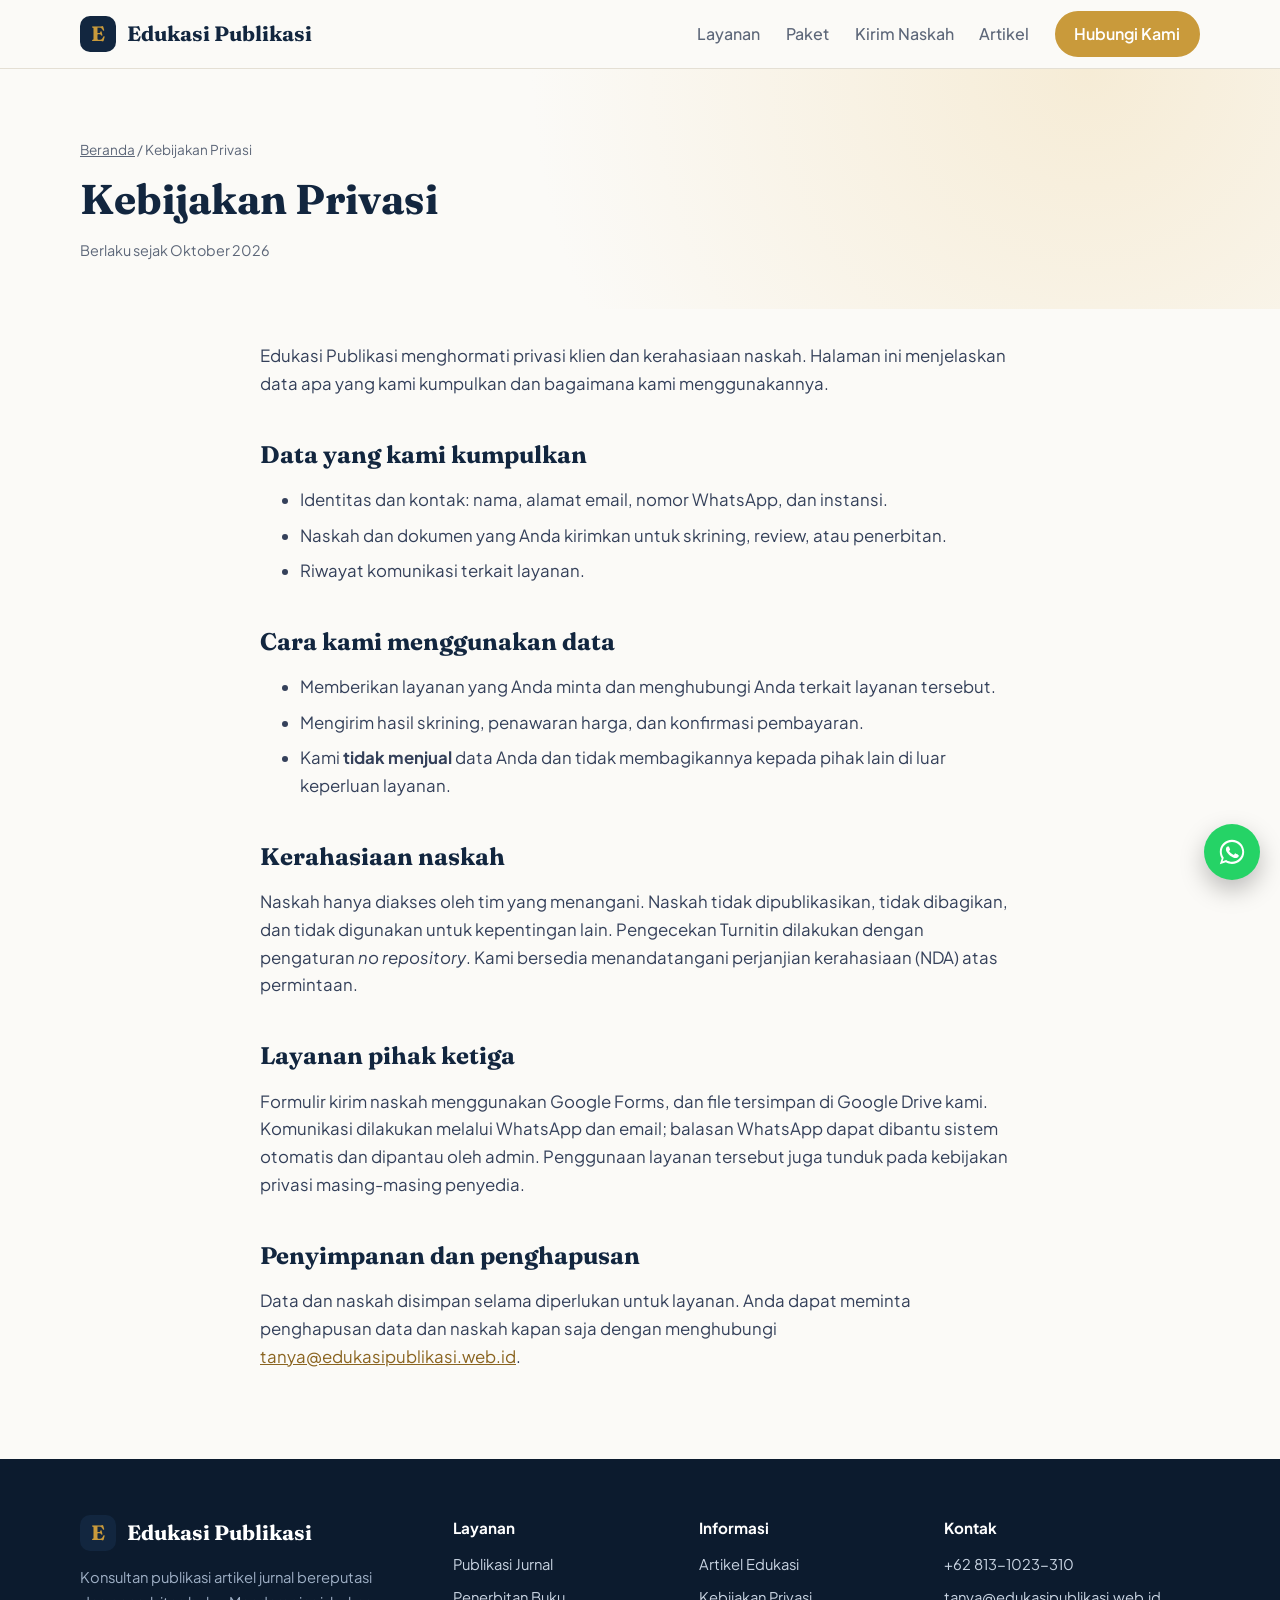
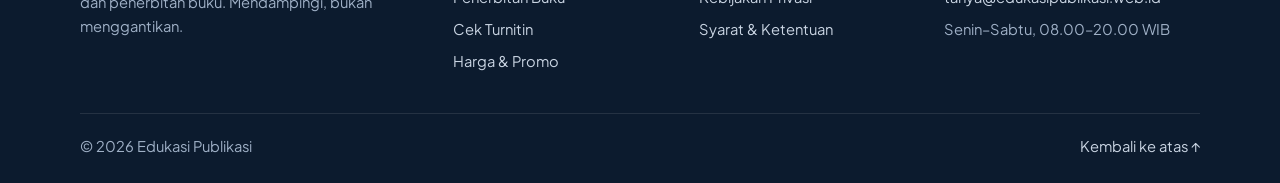
<file: kebijakan-privasi.html>
<!doctype html>
<html lang="id">
<head>
  <meta charset="utf-8">
  <meta name="viewport" content="width=device-width, initial-scale=1">
  <title>Kebijakan Privasi — Edukasi Publikasi</title>
  <meta name="description" content="Kebijakan privasi Edukasi Publikasi: data dan naskah apa yang kami kumpulkan, bagaimana digunakan, dan hak Anda.">
  <link rel="canonical" href="https://edukasipublikasi.web.id/kebijakan-privasi.html">
  <link rel="icon" href="/assets/favicon.svg" type="image/svg+xml">
  <meta name="theme-color" content="#12263f">
  <meta property="og:type" content="article">
  <meta property="og:site_name" content="Edukasi Publikasi">
  <meta property="og:title" content="Kebijakan Privasi">
  <meta property="og:description" content="Kebijakan privasi Edukasi Publikasi: data dan naskah apa yang kami kumpulkan, bagaimana digunakan, dan hak Anda.">
  <meta property="og:url" content="https://edukasipublikasi.web.id/kebijakan-privasi.html">
  <link rel="preconnect" href="https://fonts.googleapis.com">
  <link rel="preconnect" href="https://fonts.gstatic.com" crossorigin>
  <link href="https://fonts.googleapis.com/css2?family=Fraunces:opsz,wght@9..144,600;9..144,700&family=Plus+Jakarta+Sans:wght@400;500;600;700&display=swap" rel="stylesheet">
  <link rel="stylesheet" href="/assets/style.css?v=20261022">
</head>
<body>

<header class="nav" id="top">
  <div class="container nav-inner">
    <a href="/" class="logo"><span class="logo-mark">E</span> Edukasi Publikasi</a>
    <button class="nav-toggle" aria-label="Buka menu" aria-expanded="false">☰</button>
    <nav class="nav-links">
      <a href="/#layanan">Layanan</a>
      <a href="/#paket">Paket</a>
      <a href="/#review">Kirim Naskah</a>
      <a href="/artikel/">Artikel</a>
      <a href="/#kontak" class="btn btn-sm">Hubungi Kami</a>
    </nav>
  </div>
</header>

<main>
  <section class="page-hero">
    <div class="container">
      <p class="breadcrumb"><a href="/">Beranda</a> / Kebijakan Privasi</p>
      <h1>Kebijakan Privasi</h1>
      <p class="meta">Berlaku sejak Oktober 2026</p>
    </div>
  </section>
  <article class="prose">
    <p>Edukasi Publikasi menghormati privasi klien dan kerahasiaan naskah. Halaman ini menjelaskan data apa yang kami kumpulkan dan bagaimana kami menggunakannya.</p>
    <h2>Data yang kami kumpulkan</h2>
    <ul>
      <li>Identitas dan kontak: nama, alamat email, nomor WhatsApp, dan instansi.</li>
      <li>Naskah dan dokumen yang Anda kirimkan untuk skrining, review, atau penerbitan.</li>
      <li>Riwayat komunikasi terkait layanan.</li>
    </ul>
    <h2>Cara kami menggunakan data</h2>
    <ul>
      <li>Memberikan layanan yang Anda minta dan menghubungi Anda terkait layanan tersebut.</li>
      <li>Mengirim hasil skrining, penawaran harga, dan konfirmasi pembayaran.</li>
      <li>Kami <strong>tidak menjual</strong> data Anda dan tidak membagikannya kepada pihak lain di luar keperluan layanan.</li>
    </ul>
    <h2>Kerahasiaan naskah</h2>
    <p>Naskah hanya diakses oleh tim yang menangani. Naskah tidak dipublikasikan, tidak dibagikan, dan tidak digunakan untuk kepentingan lain. Pengecekan Turnitin dilakukan dengan pengaturan <em>no repository</em>. Kami bersedia menandatangani perjanjian kerahasiaan (NDA) atas permintaan.</p>
    <h2>Layanan pihak ketiga</h2>
    <p>Formulir kirim naskah menggunakan Google Forms, dan file tersimpan di Google Drive kami. Komunikasi dilakukan melalui WhatsApp dan email; balasan WhatsApp dapat dibantu sistem otomatis dan dipantau oleh admin. Penggunaan layanan tersebut juga tunduk pada kebijakan privasi masing-masing penyedia.</p>
    <h2>Penyimpanan dan penghapusan</h2>
    <p>Data dan naskah disimpan selama diperlukan untuk layanan. Anda dapat meminta penghapusan data dan naskah kapan saja dengan menghubungi <a href="mailto:tanya@edukasipublikasi.web.id">tanya@edukasipublikasi.web.id</a>.</p>
  </article>
</main>

<footer class="footer">
  <div class="container footer-grid">
    <div>
      <a href="/" class="logo logo-light"><span class="logo-mark">E</span> Edukasi Publikasi</a>
      <p>Konsultan publikasi artikel jurnal bereputasi dan penerbitan buku. Mendampingi, bukan menggantikan.</p>
    </div>
    <div>
      <h5>Layanan</h5>
      <a href="/#layanan">Publikasi Jurnal</a>
      <a href="/#layanan">Penerbitan Buku</a>
      <a href="/#layanan">Cek Turnitin</a>
      <a href="/#paket">Harga & Promo</a>
    </div>
    <div>
      <h5>Informasi</h5>
      <a href="/artikel/">Artikel Edukasi</a>
      <a href="/kebijakan-privasi.html">Kebijakan Privasi</a>
      <a href="/syarat-ketentuan.html">Syarat & Ketentuan</a>
    </div>
    <div>
      <h5>Kontak</h5>
      <a href="https://wa.me/628131023310" target="_blank" rel="noopener">+62 813-1023-310</a>
      <a href="mailto:tanya@edukasipublikasi.web.id">tanya@edukasipublikasi.web.id</a>
      <span>Senin–Sabtu, 08.00–20.00 WIB</span>
    </div>
  </div>
  <div class="container footer-bottom">
    <span>© <span id="year"></span> Edukasi Publikasi</span>
    <a href="#top">Kembali ke atas ↑</a>
  </div>
</footer>

<a class="wa-float" href="https://wa.me/628131023310" target="_blank" rel="noopener" aria-label="Chat WhatsApp"><svg viewBox="0 0 32 32" width="30" height="30" aria-hidden="true"><path fill="#fff" d="M16 3C8.8 3 3 8.7 3 15.8c0 2.5.7 4.9 2 7L3 29l6.4-2c2 1.1 4.3 1.7 6.6 1.7 7.2 0 13-5.7 13-12.8S23.2 3 16 3zm0 23.4c-2.1 0-4.1-.6-5.8-1.6l-.4-.2-3.8 1.2 1.2-3.7-.3-.4c-1.2-1.8-1.8-3.8-1.8-5.9C5.1 9.9 10 5.2 16 5.2s10.9 4.7 10.9 10.6S22 26.4 16 26.4zm6-7.9c-.3-.2-1.9-.9-2.2-1s-.5-.2-.7.2-.8 1-1 1.2-.4.2-.7.1a8.9 8.9 0 0 1-4.4-3.8c-.3-.6.3-.5.9-1.7.1-.2 0-.4 0-.5l-1-2.4c-.3-.6-.5-.5-.7-.5h-.6c-.2 0-.6.1-.9.4s-1.2 1.1-1.2 2.7 1.2 3.2 1.4 3.4 2.4 3.6 5.8 5c2.2.9 3 1 4.1.8.7-.1 1.9-.8 2.2-1.5s.3-1.4.2-1.5-.3-.2-.6-.3z"/></svg></a>

<script src="/assets/script.js?v=20261022"></script>
</body>
</html>
</file>
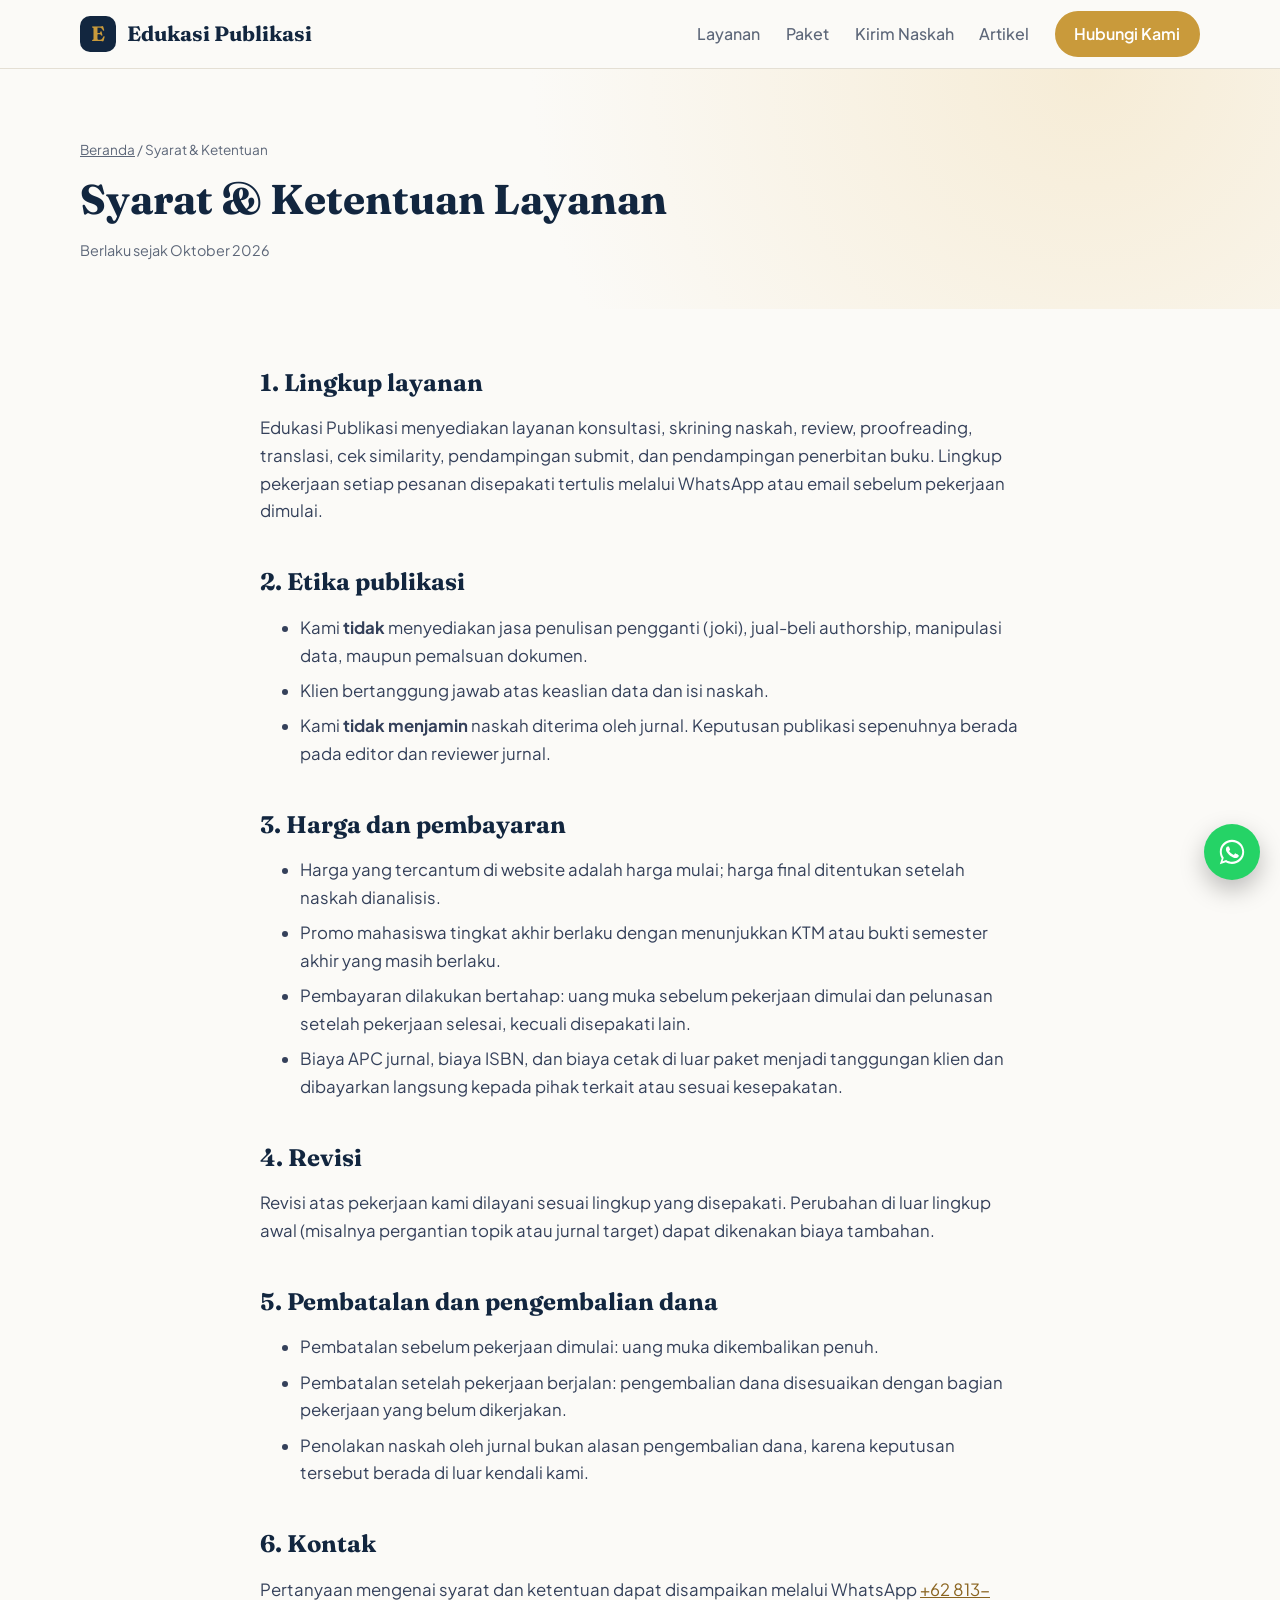
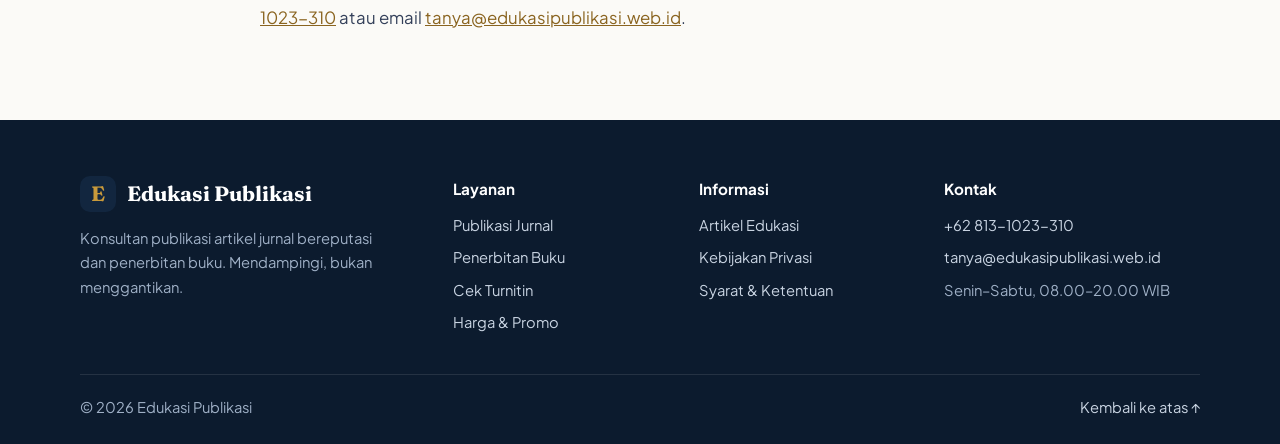
<file: syarat-ketentuan.html>
<!doctype html>
<html lang="id">
<head>
  <meta charset="utf-8">
  <meta name="viewport" content="width=device-width, initial-scale=1">
  <title>Syarat & Ketentuan — Edukasi Publikasi</title>
  <meta name="description" content="Syarat dan ketentuan layanan Edukasi Publikasi: lingkup layanan, pembayaran, revisi, pembatalan, dan etika publikasi.">
  <link rel="canonical" href="https://edukasipublikasi.web.id/syarat-ketentuan.html">
  <link rel="icon" href="/assets/favicon.svg" type="image/svg+xml">
  <meta name="theme-color" content="#12263f">
  <meta property="og:type" content="article">
  <meta property="og:site_name" content="Edukasi Publikasi">
  <meta property="og:title" content="Syarat & Ketentuan">
  <meta property="og:description" content="Syarat dan ketentuan layanan Edukasi Publikasi: lingkup layanan, pembayaran, revisi, pembatalan, dan etika publikasi.">
  <meta property="og:url" content="https://edukasipublikasi.web.id/syarat-ketentuan.html">
  <link rel="preconnect" href="https://fonts.googleapis.com">
  <link rel="preconnect" href="https://fonts.gstatic.com" crossorigin>
  <link href="https://fonts.googleapis.com/css2?family=Fraunces:opsz,wght@9..144,600;9..144,700&family=Plus+Jakarta+Sans:wght@400;500;600;700&display=swap" rel="stylesheet">
  <link rel="stylesheet" href="/assets/style.css?v=20261022">
</head>
<body>

<header class="nav" id="top">
  <div class="container nav-inner">
    <a href="/" class="logo"><span class="logo-mark">E</span> Edukasi Publikasi</a>
    <button class="nav-toggle" aria-label="Buka menu" aria-expanded="false">☰</button>
    <nav class="nav-links">
      <a href="/#layanan">Layanan</a>
      <a href="/#paket">Paket</a>
      <a href="/#review">Kirim Naskah</a>
      <a href="/artikel/">Artikel</a>
      <a href="/#kontak" class="btn btn-sm">Hubungi Kami</a>
    </nav>
  </div>
</header>

<main>
  <section class="page-hero">
    <div class="container">
      <p class="breadcrumb"><a href="/">Beranda</a> / Syarat & Ketentuan</p>
      <h1>Syarat & Ketentuan Layanan</h1>
      <p class="meta">Berlaku sejak Oktober 2026</p>
    </div>
  </section>
  <article class="prose">
    <h2>1. Lingkup layanan</h2>
    <p>Edukasi Publikasi menyediakan layanan konsultasi, skrining naskah, review, proofreading, translasi, cek similarity, pendampingan submit, dan pendampingan penerbitan buku. Lingkup pekerjaan setiap pesanan disepakati tertulis melalui WhatsApp atau email sebelum pekerjaan dimulai.</p>
    <h2>2. Etika publikasi</h2>
    <ul>
      <li>Kami <strong>tidak</strong> menyediakan jasa penulisan pengganti (joki), jual-beli authorship, manipulasi data, maupun pemalsuan dokumen.</li>
      <li>Klien bertanggung jawab atas keaslian data dan isi naskah.</li>
      <li>Kami <strong>tidak menjamin</strong> naskah diterima oleh jurnal. Keputusan publikasi sepenuhnya berada pada editor dan reviewer jurnal.</li>
    </ul>
    <h2>3. Harga dan pembayaran</h2>
    <ul>
      <li>Harga yang tercantum di website adalah harga mulai; harga final ditentukan setelah naskah dianalisis.</li>
      <li>Promo mahasiswa tingkat akhir berlaku dengan menunjukkan KTM atau bukti semester akhir yang masih berlaku.</li>
      <li>Pembayaran dilakukan bertahap: uang muka sebelum pekerjaan dimulai dan pelunasan setelah pekerjaan selesai, kecuali disepakati lain.</li>
      <li>Biaya APC jurnal, biaya ISBN, dan biaya cetak di luar paket menjadi tanggungan klien dan dibayarkan langsung kepada pihak terkait atau sesuai kesepakatan.</li>
    </ul>
    <h2>4. Revisi</h2>
    <p>Revisi atas pekerjaan kami dilayani sesuai lingkup yang disepakati. Perubahan di luar lingkup awal (misalnya pergantian topik atau jurnal target) dapat dikenakan biaya tambahan.</p>
    <h2>5. Pembatalan dan pengembalian dana</h2>
    <ul>
      <li>Pembatalan sebelum pekerjaan dimulai: uang muka dikembalikan penuh.</li>
      <li>Pembatalan setelah pekerjaan berjalan: pengembalian dana disesuaikan dengan bagian pekerjaan yang belum dikerjakan.</li>
      <li>Penolakan naskah oleh jurnal bukan alasan pengembalian dana, karena keputusan tersebut berada di luar kendali kami.</li>
    </ul>
    <h2>6. Kontak</h2>
    <p>Pertanyaan mengenai syarat dan ketentuan dapat disampaikan melalui WhatsApp <a href="https://wa.me/628131023310">+62 813-1023-310</a> atau email <a href="mailto:tanya@edukasipublikasi.web.id">tanya@edukasipublikasi.web.id</a>.</p>
  </article>
</main>

<footer class="footer">
  <div class="container footer-grid">
    <div>
      <a href="/" class="logo logo-light"><span class="logo-mark">E</span> Edukasi Publikasi</a>
      <p>Konsultan publikasi artikel jurnal bereputasi dan penerbitan buku. Mendampingi, bukan menggantikan.</p>
    </div>
    <div>
      <h5>Layanan</h5>
      <a href="/#layanan">Publikasi Jurnal</a>
      <a href="/#layanan">Penerbitan Buku</a>
      <a href="/#layanan">Cek Turnitin</a>
      <a href="/#paket">Harga & Promo</a>
    </div>
    <div>
      <h5>Informasi</h5>
      <a href="/artikel/">Artikel Edukasi</a>
      <a href="/kebijakan-privasi.html">Kebijakan Privasi</a>
      <a href="/syarat-ketentuan.html">Syarat & Ketentuan</a>
    </div>
    <div>
      <h5>Kontak</h5>
      <a href="https://wa.me/628131023310" target="_blank" rel="noopener">+62 813-1023-310</a>
      <a href="mailto:tanya@edukasipublikasi.web.id">tanya@edukasipublikasi.web.id</a>
      <span>Senin–Sabtu, 08.00–20.00 WIB</span>
    </div>
  </div>
  <div class="container footer-bottom">
    <span>© <span id="year"></span> Edukasi Publikasi</span>
    <a href="#top">Kembali ke atas ↑</a>
  </div>
</footer>

<a class="wa-float" href="https://wa.me/628131023310" target="_blank" rel="noopener" aria-label="Chat WhatsApp"><svg viewBox="0 0 32 32" width="30" height="30" aria-hidden="true"><path fill="#fff" d="M16 3C8.8 3 3 8.7 3 15.8c0 2.5.7 4.9 2 7L3 29l6.4-2c2 1.1 4.3 1.7 6.6 1.7 7.2 0 13-5.7 13-12.8S23.2 3 16 3zm0 23.4c-2.1 0-4.1-.6-5.8-1.6l-.4-.2-3.8 1.2 1.2-3.7-.3-.4c-1.2-1.8-1.8-3.8-1.8-5.9C5.1 9.9 10 5.2 16 5.2s10.9 4.7 10.9 10.6S22 26.4 16 26.4zm6-7.9c-.3-.2-1.9-.9-2.2-1s-.5-.2-.7.2-.8 1-1 1.2-.4.2-.7.1a8.9 8.9 0 0 1-4.4-3.8c-.3-.6.3-.5.9-1.7.1-.2 0-.4 0-.5l-1-2.4c-.3-.6-.5-.5-.7-.5h-.6c-.2 0-.6.1-.9.4s-1.2 1.1-1.2 2.7 1.2 3.2 1.4 3.4 2.4 3.6 5.8 5c2.2.9 3 1 4.1.8.7-.1 1.9-.8 2.2-1.5s.3-1.4.2-1.5-.3-.2-.6-.3z"/></svg></a>

<script src="/assets/script.js?v=20261022"></script>
</body>
</html>
</file>
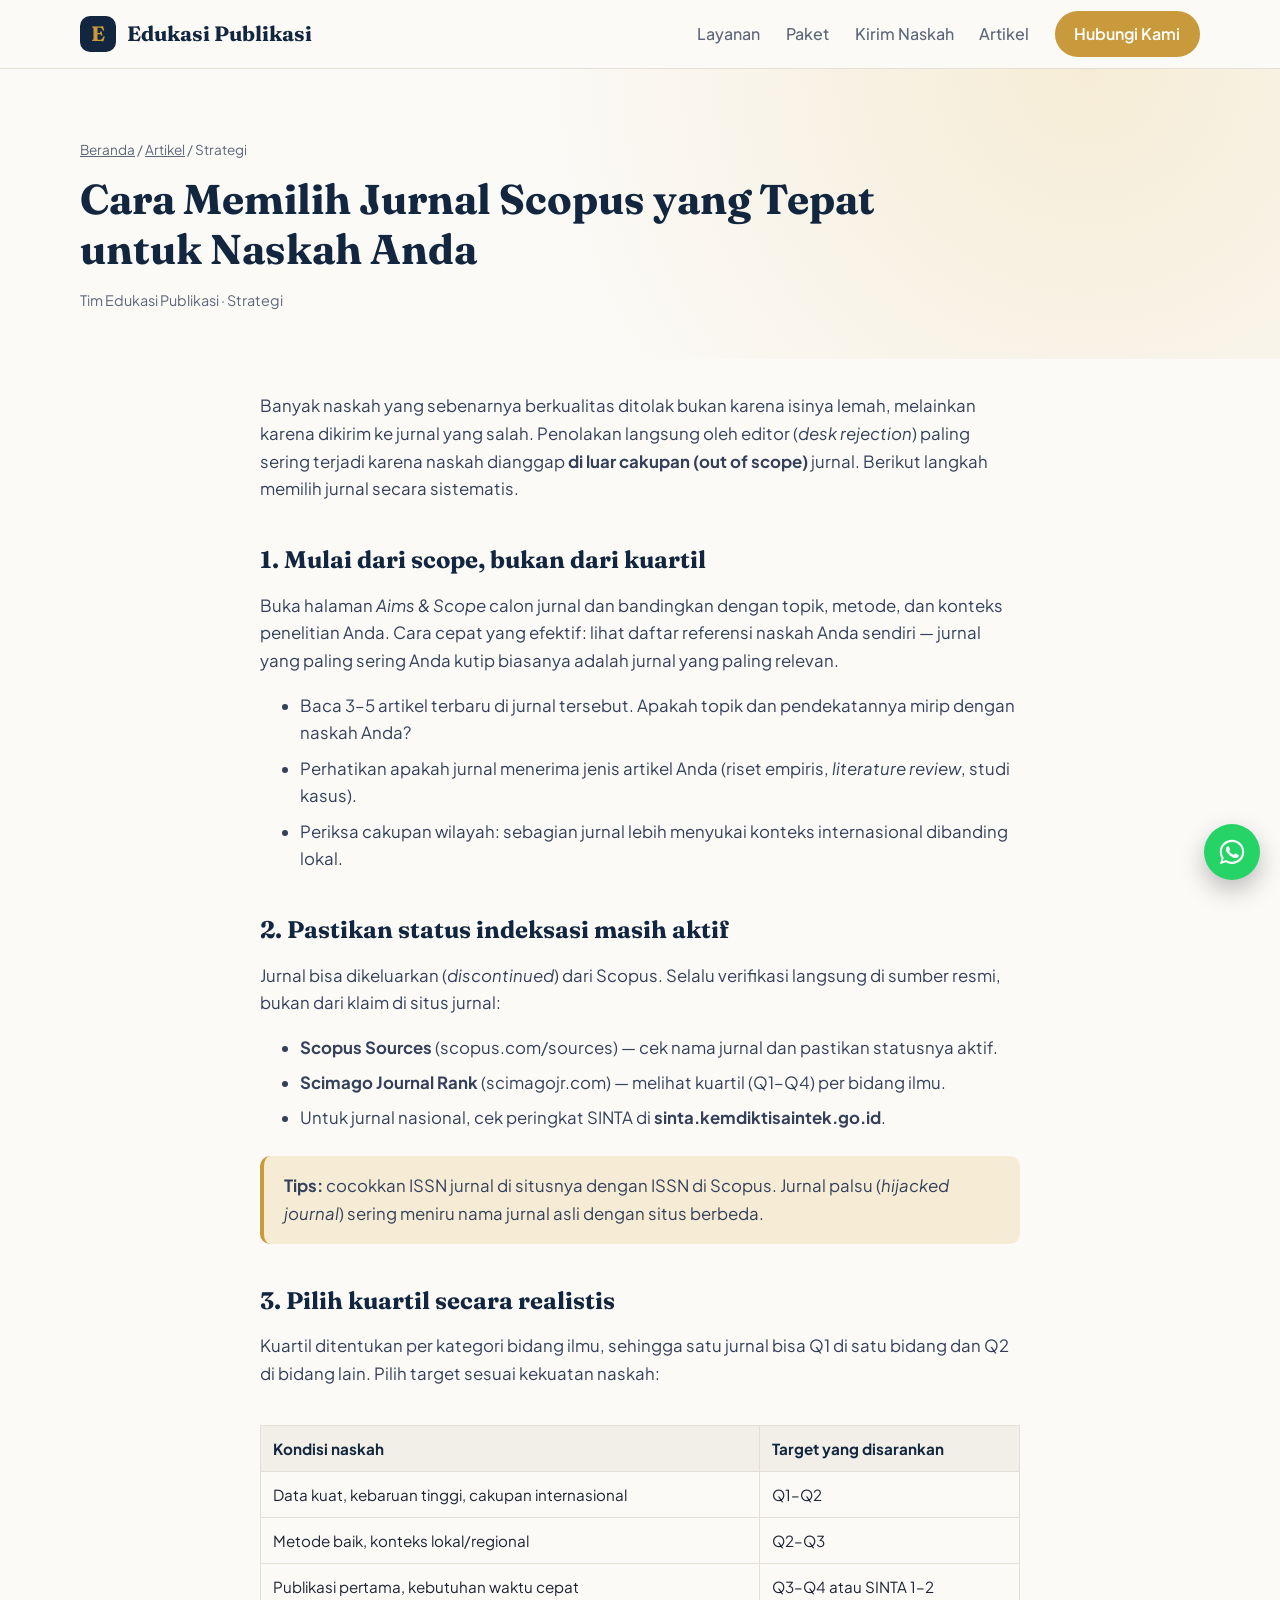
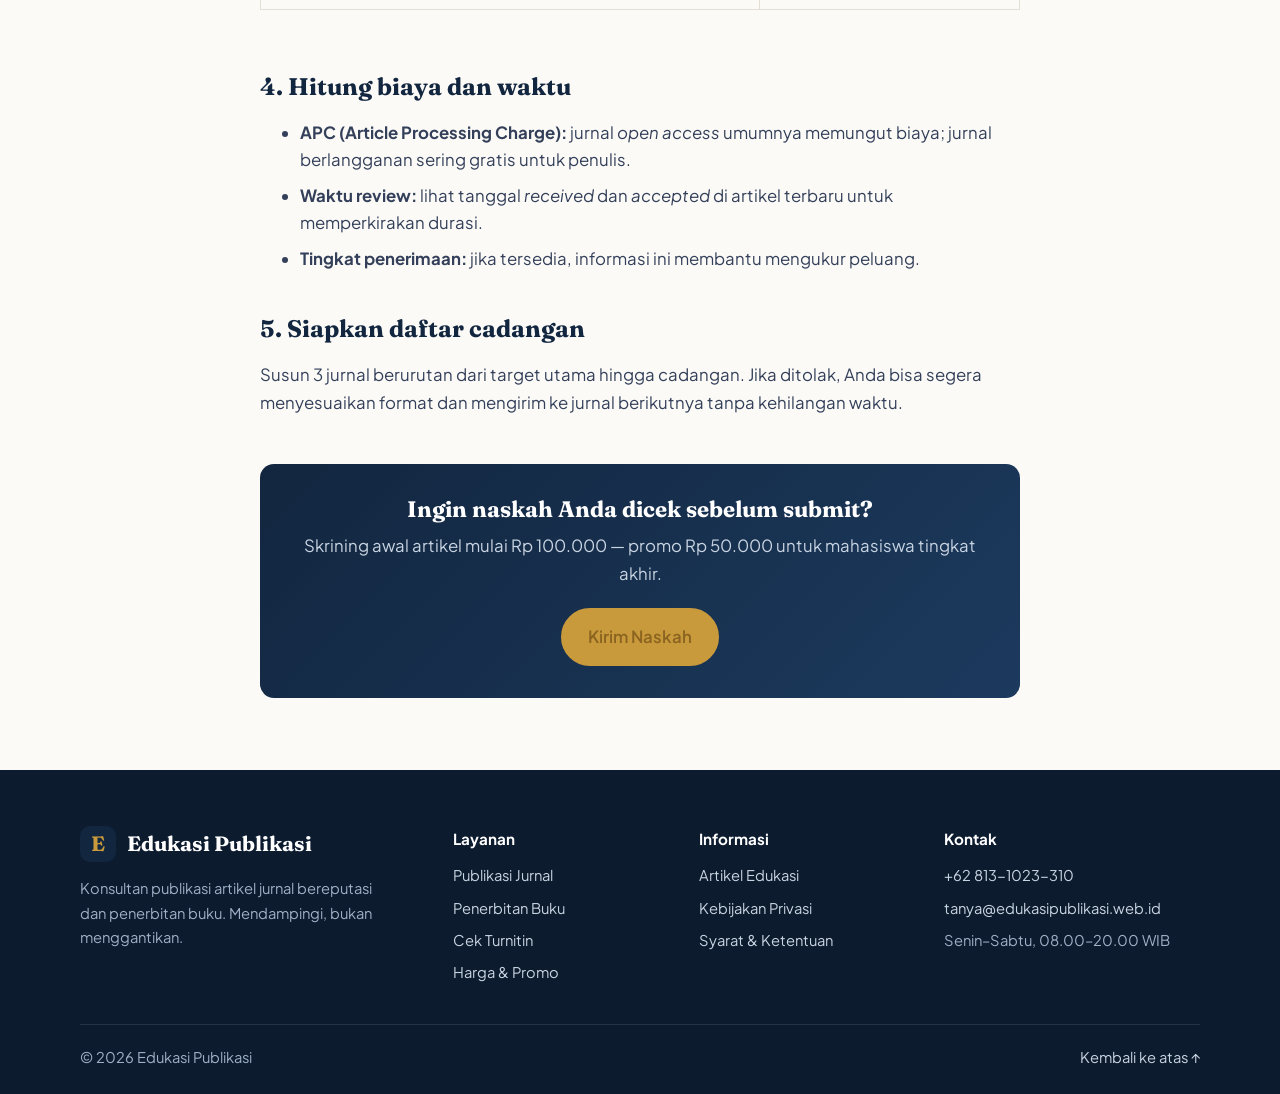
<file: artikel/cara-memilih-jurnal-scopus.html>
<!doctype html>
<html lang="id">
<head>
  <meta charset="utf-8">
  <meta name="viewport" content="width=device-width, initial-scale=1">
  <title>Cara Memilih Jurnal Scopus yang Tepat untuk Naskah Anda — Edukasi Publikasi</title>
  <meta name="description" content="Panduan memilih jurnal Scopus: cek scope, kuartil, biaya APC, waktu review, dan status indeksasi sebelum submit artikel.">
  <link rel="canonical" href="https://edukasipublikasi.web.id/artikel/cara-memilih-jurnal-scopus.html">
  <link rel="icon" href="/assets/favicon.svg" type="image/svg+xml">
  <meta name="theme-color" content="#12263f">
  <meta property="og:type" content="article">
  <meta property="og:site_name" content="Edukasi Publikasi">
  <meta property="og:title" content="Cara Memilih Jurnal Scopus yang Tepat untuk Naskah Anda">
  <meta property="og:description" content="Panduan memilih jurnal Scopus: cek scope, kuartil, biaya APC, waktu review, dan status indeksasi sebelum submit artikel.">
  <meta property="og:url" content="https://edukasipublikasi.web.id/artikel/cara-memilih-jurnal-scopus.html">
  <link rel="preconnect" href="https://fonts.googleapis.com">
  <link rel="preconnect" href="https://fonts.gstatic.com" crossorigin>
  <link href="https://fonts.googleapis.com/css2?family=Fraunces:opsz,wght@9..144,600;9..144,700&family=Plus+Jakarta+Sans:wght@400;500;600;700&display=swap" rel="stylesheet">
  <link rel="stylesheet" href="/assets/style.css?v=20261022">
</head>
<body>

<header class="nav" id="top">
  <div class="container nav-inner">
    <a href="/" class="logo"><span class="logo-mark">E</span> Edukasi Publikasi</a>
    <button class="nav-toggle" aria-label="Buka menu" aria-expanded="false">☰</button>
    <nav class="nav-links">
      <a href="/#layanan">Layanan</a>
      <a href="/#paket">Paket</a>
      <a href="/#review">Kirim Naskah</a>
      <a href="/artikel/">Artikel</a>
      <a href="/#kontak" class="btn btn-sm">Hubungi Kami</a>
    </nav>
  </div>
</header>

<main>
  <section class="page-hero">
    <div class="container">
      <p class="breadcrumb"><a href="/">Beranda</a> / <a href="/artikel/">Artikel</a> / Strategi</p>
      <h1>Cara Memilih Jurnal Scopus yang Tepat untuk Naskah Anda</h1>
      <p class="meta">Tim Edukasi Publikasi · Strategi</p>
    </div>
  </section>
  <article class="prose">
    <p>Banyak naskah yang sebenarnya berkualitas ditolak bukan karena isinya lemah, melainkan karena dikirim ke jurnal yang salah. Penolakan langsung oleh editor (<em>desk rejection</em>) paling sering terjadi karena naskah dianggap <strong>di luar cakupan (out of scope)</strong> jurnal. Berikut langkah memilih jurnal secara sistematis.</p>

    <h2>1. Mulai dari scope, bukan dari kuartil</h2>
    <p>Buka halaman <em>Aims &amp; Scope</em> calon jurnal dan bandingkan dengan topik, metode, dan konteks penelitian Anda. Cara cepat yang efektif: lihat daftar referensi naskah Anda sendiri — jurnal yang paling sering Anda kutip biasanya adalah jurnal yang paling relevan.</p>
    <ul>
      <li>Baca 3–5 artikel terbaru di jurnal tersebut. Apakah topik dan pendekatannya mirip dengan naskah Anda?</li>
      <li>Perhatikan apakah jurnal menerima jenis artikel Anda (riset empiris, <em>literature review</em>, studi kasus).</li>
      <li>Periksa cakupan wilayah: sebagian jurnal lebih menyukai konteks internasional dibanding lokal.</li>
    </ul>

    <h2>2. Pastikan status indeksasi masih aktif</h2>
    <p>Jurnal bisa dikeluarkan (<em>discontinued</em>) dari Scopus. Selalu verifikasi langsung di sumber resmi, bukan dari klaim di situs jurnal:</p>
    <ul>
      <li><strong>Scopus Sources</strong> (scopus.com/sources) — cek nama jurnal dan pastikan statusnya aktif.</li>
      <li><strong>Scimago Journal Rank</strong> (scimagojr.com) — melihat kuartil (Q1–Q4) per bidang ilmu.</li>
      <li>Untuk jurnal nasional, cek peringkat SINTA di <strong>sinta.kemdiktisaintek.go.id</strong>.</li>
    </ul>
    <div class="callout"><p><strong>Tips:</strong> cocokkan ISSN jurnal di situsnya dengan ISSN di Scopus. Jurnal palsu (<em>hijacked journal</em>) sering meniru nama jurnal asli dengan situs berbeda.</p></div>

    <h2>3. Pilih kuartil secara realistis</h2>
    <p>Kuartil ditentukan per kategori bidang ilmu, sehingga satu jurnal bisa Q1 di satu bidang dan Q2 di bidang lain. Pilih target sesuai kekuatan naskah:</p>
    <div class="table-wrap"><table>
      <tr><th>Kondisi naskah</th><th>Target yang disarankan</th></tr>
      <tr><td>Data kuat, kebaruan tinggi, cakupan internasional</td><td>Q1–Q2</td></tr>
      <tr><td>Metode baik, konteks lokal/regional</td><td>Q2–Q3</td></tr>
      <tr><td>Publikasi pertama, kebutuhan waktu cepat</td><td>Q3–Q4 atau SINTA 1–2</td></tr>
    </table></div>

    <h2>4. Hitung biaya dan waktu</h2>
    <ul>
      <li><strong>APC (Article Processing Charge):</strong> jurnal <em>open access</em> umumnya memungut biaya; jurnal berlangganan sering gratis untuk penulis.</li>
      <li><strong>Waktu review:</strong> lihat tanggal <em>received</em> dan <em>accepted</em> di artikel terbaru untuk memperkirakan durasi.</li>
      <li><strong>Tingkat penerimaan:</strong> jika tersedia, informasi ini membantu mengukur peluang.</li>
    </ul>

    <h2>5. Siapkan daftar cadangan</h2>
    <p>Susun 3 jurnal berurutan dari target utama hingga cadangan. Jika ditolak, Anda bisa segera menyesuaikan format dan mengirim ke jurnal berikutnya tanpa kehilangan waktu.</p>

    <div class="cta-box">
      <h3>Ingin naskah Anda dicek sebelum submit?</h3>
      <p>Skrining awal artikel mulai Rp 100.000 — promo Rp 50.000 untuk mahasiswa tingkat akhir.</p>
      <a href="/#review" class="btn">Kirim Naskah</a>
    </div>
  </article>
</main>

<footer class="footer">
  <div class="container footer-grid">
    <div>
      <a href="/" class="logo logo-light"><span class="logo-mark">E</span> Edukasi Publikasi</a>
      <p>Konsultan publikasi artikel jurnal bereputasi dan penerbitan buku. Mendampingi, bukan menggantikan.</p>
    </div>
    <div>
      <h5>Layanan</h5>
      <a href="/#layanan">Publikasi Jurnal</a>
      <a href="/#layanan">Penerbitan Buku</a>
      <a href="/#layanan">Cek Turnitin</a>
      <a href="/#paket">Harga & Promo</a>
    </div>
    <div>
      <h5>Informasi</h5>
      <a href="/artikel/">Artikel Edukasi</a>
      <a href="/kebijakan-privasi.html">Kebijakan Privasi</a>
      <a href="/syarat-ketentuan.html">Syarat & Ketentuan</a>
    </div>
    <div>
      <h5>Kontak</h5>
      <a href="https://wa.me/628131023310" target="_blank" rel="noopener">+62 813-1023-310</a>
      <a href="mailto:tanya@edukasipublikasi.web.id">tanya@edukasipublikasi.web.id</a>
      <span>Senin–Sabtu, 08.00–20.00 WIB</span>
    </div>
  </div>
  <div class="container footer-bottom">
    <span>© <span id="year"></span> Edukasi Publikasi</span>
    <a href="#top">Kembali ke atas ↑</a>
  </div>
</footer>

<a class="wa-float" href="https://wa.me/628131023310" target="_blank" rel="noopener" aria-label="Chat WhatsApp"><svg viewBox="0 0 32 32" width="30" height="30" aria-hidden="true"><path fill="#fff" d="M16 3C8.8 3 3 8.7 3 15.8c0 2.5.7 4.9 2 7L3 29l6.4-2c2 1.1 4.3 1.7 6.6 1.7 7.2 0 13-5.7 13-12.8S23.2 3 16 3zm0 23.4c-2.1 0-4.1-.6-5.8-1.6l-.4-.2-3.8 1.2 1.2-3.7-.3-.4c-1.2-1.8-1.8-3.8-1.8-5.9C5.1 9.9 10 5.2 16 5.2s10.9 4.7 10.9 10.6S22 26.4 16 26.4zm6-7.9c-.3-.2-1.9-.9-2.2-1s-.5-.2-.7.2-.8 1-1 1.2-.4.2-.7.1a8.9 8.9 0 0 1-4.4-3.8c-.3-.6.3-.5.9-1.7.1-.2 0-.4 0-.5l-1-2.4c-.3-.6-.5-.5-.7-.5h-.6c-.2 0-.6.1-.9.4s-1.2 1.1-1.2 2.7 1.2 3.2 1.4 3.4 2.4 3.6 5.8 5c2.2.9 3 1 4.1.8.7-.1 1.9-.8 2.2-1.5s.3-1.4.2-1.5-.3-.2-.6-.3z"/></svg></a>

<script src="/assets/script.js?v=20261022"></script>
</body>
</html>
</file>
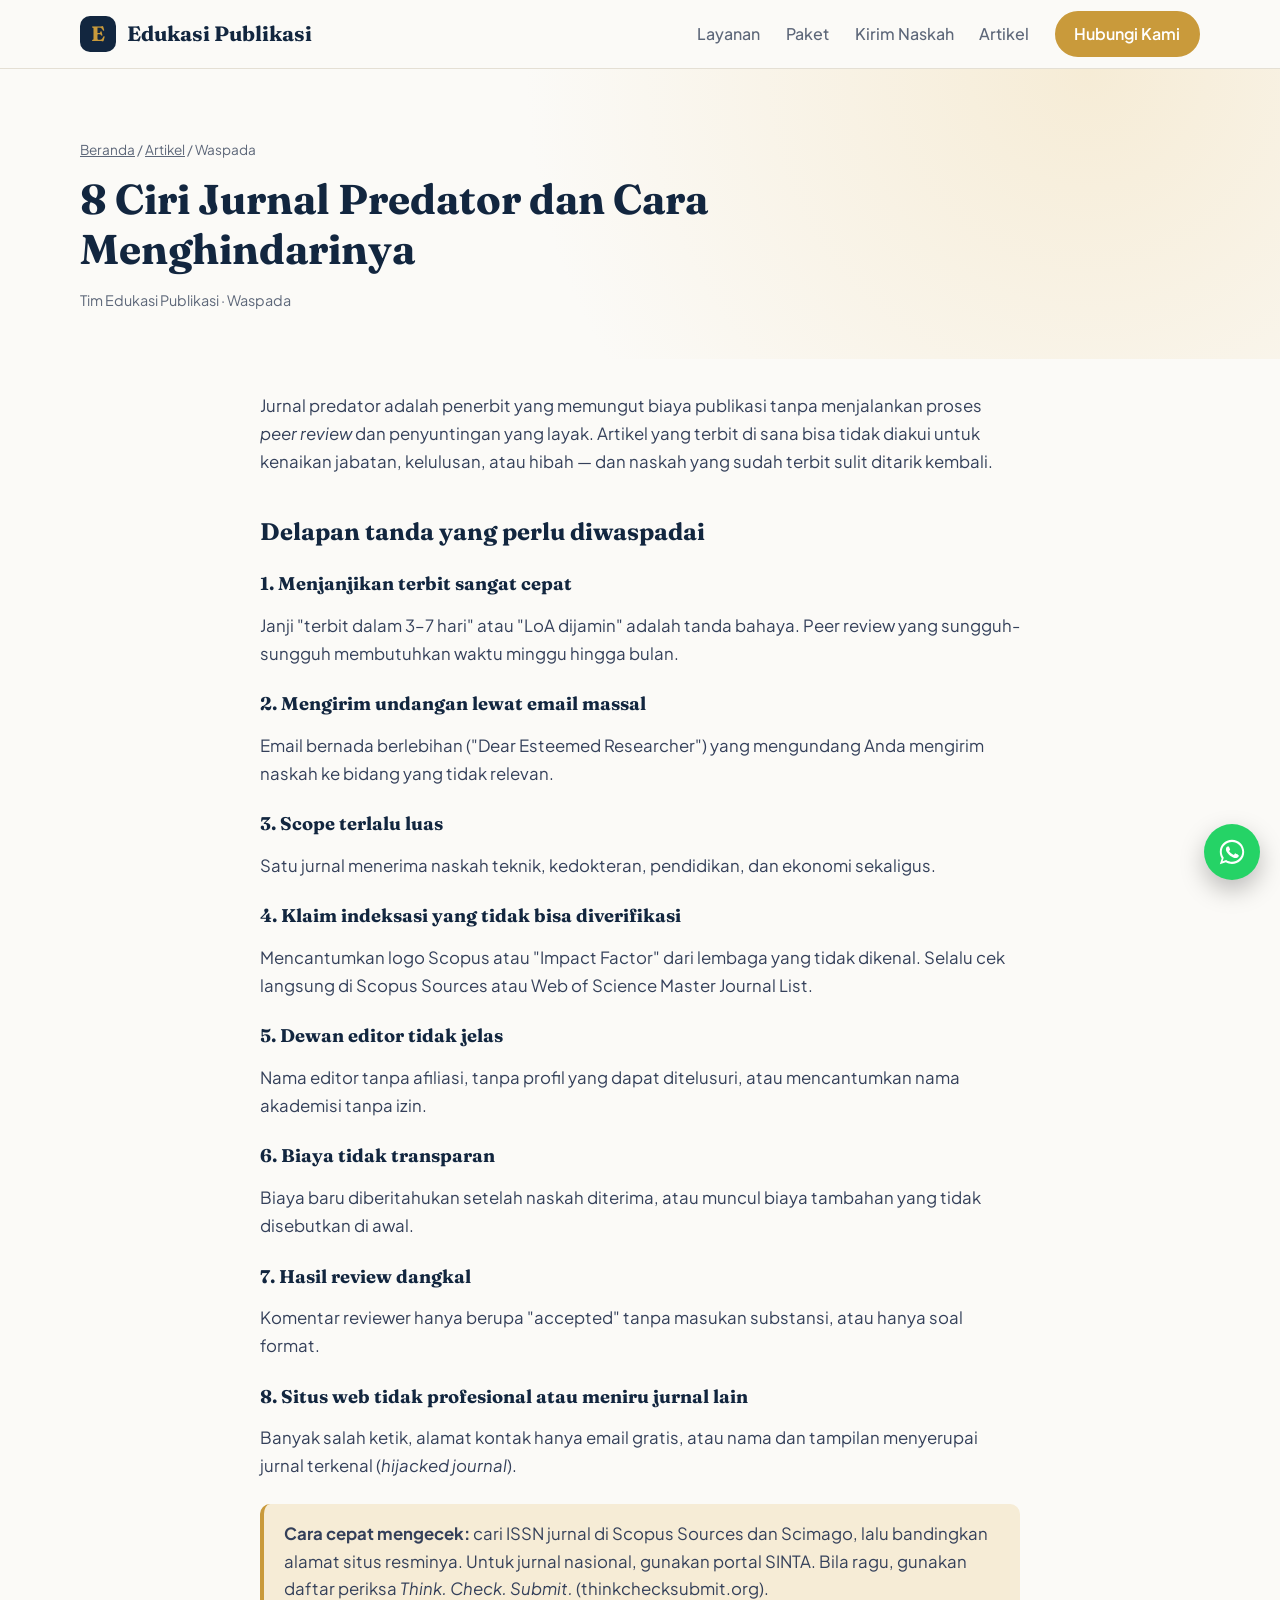
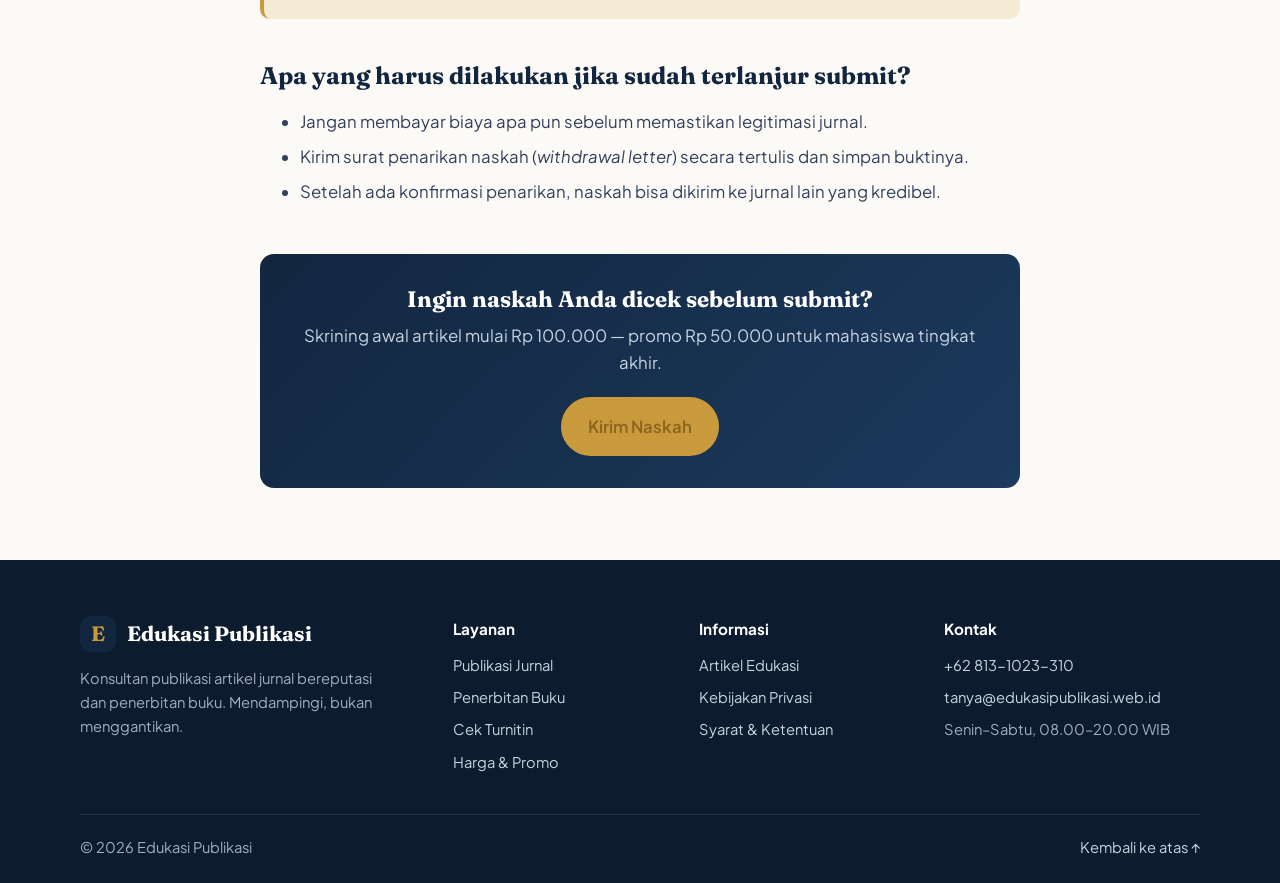
<file: artikel/ciri-jurnal-predator.html>
<!doctype html>
<html lang="id">
<head>
  <meta charset="utf-8">
  <meta name="viewport" content="width=device-width, initial-scale=1">
  <title>8 Ciri Jurnal Predator dan Cara Menghindarinya — Edukasi Publikasi</title>
  <meta name="description" content="Kenali ciri jurnal predator: janji terbit cepat, review asal-asalan, email spam, hingga klaim indeks palsu. Lindungi karya ilmiah Anda.">
  <link rel="canonical" href="https://edukasipublikasi.web.id/artikel/ciri-jurnal-predator.html">
  <link rel="icon" href="/assets/favicon.svg" type="image/svg+xml">
  <meta name="theme-color" content="#12263f">
  <meta property="og:type" content="article">
  <meta property="og:site_name" content="Edukasi Publikasi">
  <meta property="og:title" content="8 Ciri Jurnal Predator dan Cara Menghindarinya">
  <meta property="og:description" content="Kenali ciri jurnal predator: janji terbit cepat, review asal-asalan, email spam, hingga klaim indeks palsu. Lindungi karya ilmiah Anda.">
  <meta property="og:url" content="https://edukasipublikasi.web.id/artikel/ciri-jurnal-predator.html">
  <link rel="preconnect" href="https://fonts.googleapis.com">
  <link rel="preconnect" href="https://fonts.gstatic.com" crossorigin>
  <link href="https://fonts.googleapis.com/css2?family=Fraunces:opsz,wght@9..144,600;9..144,700&family=Plus+Jakarta+Sans:wght@400;500;600;700&display=swap" rel="stylesheet">
  <link rel="stylesheet" href="/assets/style.css?v=20261022">
</head>
<body>

<header class="nav" id="top">
  <div class="container nav-inner">
    <a href="/" class="logo"><span class="logo-mark">E</span> Edukasi Publikasi</a>
    <button class="nav-toggle" aria-label="Buka menu" aria-expanded="false">☰</button>
    <nav class="nav-links">
      <a href="/#layanan">Layanan</a>
      <a href="/#paket">Paket</a>
      <a href="/#review">Kirim Naskah</a>
      <a href="/artikel/">Artikel</a>
      <a href="/#kontak" class="btn btn-sm">Hubungi Kami</a>
    </nav>
  </div>
</header>

<main>
  <section class="page-hero">
    <div class="container">
      <p class="breadcrumb"><a href="/">Beranda</a> / <a href="/artikel/">Artikel</a> / Waspada</p>
      <h1>8 Ciri Jurnal Predator dan Cara Menghindarinya</h1>
      <p class="meta">Tim Edukasi Publikasi · Waspada</p>
    </div>
  </section>
  <article class="prose">
    <p>Jurnal predator adalah penerbit yang memungut biaya publikasi tanpa menjalankan proses <em>peer review</em> dan penyuntingan yang layak. Artikel yang terbit di sana bisa tidak diakui untuk kenaikan jabatan, kelulusan, atau hibah — dan naskah yang sudah terbit sulit ditarik kembali.</p>

    <h2>Delapan tanda yang perlu diwaspadai</h2>
    <h3>1. Menjanjikan terbit sangat cepat</h3>
    <p>Janji "terbit dalam 3–7 hari" atau "LoA dijamin" adalah tanda bahaya. Peer review yang sungguh-sungguh membutuhkan waktu minggu hingga bulan.</p>
    <h3>2. Mengirim undangan lewat email massal</h3>
    <p>Email bernada berlebihan ("Dear Esteemed Researcher") yang mengundang Anda mengirim naskah ke bidang yang tidak relevan.</p>
    <h3>3. Scope terlalu luas</h3>
    <p>Satu jurnal menerima naskah teknik, kedokteran, pendidikan, dan ekonomi sekaligus.</p>
    <h3>4. Klaim indeksasi yang tidak bisa diverifikasi</h3>
    <p>Mencantumkan logo Scopus atau "Impact Factor" dari lembaga yang tidak dikenal. Selalu cek langsung di Scopus Sources atau Web of Science Master Journal List.</p>
    <h3>5. Dewan editor tidak jelas</h3>
    <p>Nama editor tanpa afiliasi, tanpa profil yang dapat ditelusuri, atau mencantumkan nama akademisi tanpa izin.</p>
    <h3>6. Biaya tidak transparan</h3>
    <p>Biaya baru diberitahukan setelah naskah diterima, atau muncul biaya tambahan yang tidak disebutkan di awal.</p>
    <h3>7. Hasil review dangkal</h3>
    <p>Komentar reviewer hanya berupa "accepted" tanpa masukan substansi, atau hanya soal format.</p>
    <h3>8. Situs web tidak profesional atau meniru jurnal lain</h3>
    <p>Banyak salah ketik, alamat kontak hanya email gratis, atau nama dan tampilan menyerupai jurnal terkenal (<em>hijacked journal</em>).</p>

    <div class="callout"><p><strong>Cara cepat mengecek:</strong> cari ISSN jurnal di Scopus Sources dan Scimago, lalu bandingkan alamat situs resminya. Untuk jurnal nasional, gunakan portal SINTA. Bila ragu, gunakan daftar periksa <em>Think. Check. Submit.</em> (thinkchecksubmit.org).</p></div>

    <h2>Apa yang harus dilakukan jika sudah terlanjur submit?</h2>
    <ul>
      <li>Jangan membayar biaya apa pun sebelum memastikan legitimasi jurnal.</li>
      <li>Kirim surat penarikan naskah (<em>withdrawal letter</em>) secara tertulis dan simpan buktinya.</li>
      <li>Setelah ada konfirmasi penarikan, naskah bisa dikirim ke jurnal lain yang kredibel.</li>
    </ul>

    <div class="cta-box">
      <h3>Ingin naskah Anda dicek sebelum submit?</h3>
      <p>Skrining awal artikel mulai Rp 100.000 — promo Rp 50.000 untuk mahasiswa tingkat akhir.</p>
      <a href="/#review" class="btn">Kirim Naskah</a>
    </div>
  </article>
</main>

<footer class="footer">
  <div class="container footer-grid">
    <div>
      <a href="/" class="logo logo-light"><span class="logo-mark">E</span> Edukasi Publikasi</a>
      <p>Konsultan publikasi artikel jurnal bereputasi dan penerbitan buku. Mendampingi, bukan menggantikan.</p>
    </div>
    <div>
      <h5>Layanan</h5>
      <a href="/#layanan">Publikasi Jurnal</a>
      <a href="/#layanan">Penerbitan Buku</a>
      <a href="/#layanan">Cek Turnitin</a>
      <a href="/#paket">Harga & Promo</a>
    </div>
    <div>
      <h5>Informasi</h5>
      <a href="/artikel/">Artikel Edukasi</a>
      <a href="/kebijakan-privasi.html">Kebijakan Privasi</a>
      <a href="/syarat-ketentuan.html">Syarat & Ketentuan</a>
    </div>
    <div>
      <h5>Kontak</h5>
      <a href="https://wa.me/628131023310" target="_blank" rel="noopener">+62 813-1023-310</a>
      <a href="mailto:tanya@edukasipublikasi.web.id">tanya@edukasipublikasi.web.id</a>
      <span>Senin–Sabtu, 08.00–20.00 WIB</span>
    </div>
  </div>
  <div class="container footer-bottom">
    <span>© <span id="year"></span> Edukasi Publikasi</span>
    <a href="#top">Kembali ke atas ↑</a>
  </div>
</footer>

<a class="wa-float" href="https://wa.me/628131023310" target="_blank" rel="noopener" aria-label="Chat WhatsApp"><svg viewBox="0 0 32 32" width="30" height="30" aria-hidden="true"><path fill="#fff" d="M16 3C8.8 3 3 8.7 3 15.8c0 2.5.7 4.9 2 7L3 29l6.4-2c2 1.1 4.3 1.7 6.6 1.7 7.2 0 13-5.7 13-12.8S23.2 3 16 3zm0 23.4c-2.1 0-4.1-.6-5.8-1.6l-.4-.2-3.8 1.2 1.2-3.7-.3-.4c-1.2-1.8-1.8-3.8-1.8-5.9C5.1 9.9 10 5.2 16 5.2s10.9 4.7 10.9 10.6S22 26.4 16 26.4zm6-7.9c-.3-.2-1.9-.9-2.2-1s-.5-.2-.7.2-.8 1-1 1.2-.4.2-.7.1a8.9 8.9 0 0 1-4.4-3.8c-.3-.6.3-.5.9-1.7.1-.2 0-.4 0-.5l-1-2.4c-.3-.6-.5-.5-.7-.5h-.6c-.2 0-.6.1-.9.4s-1.2 1.1-1.2 2.7 1.2 3.2 1.4 3.4 2.4 3.6 5.8 5c2.2.9 3 1 4.1.8.7-.1 1.9-.8 2.2-1.5s.3-1.4.2-1.5-.3-.2-.6-.3z"/></svg></a>

<script src="/assets/script.js?v=20261022"></script>
</body>
</html>
</file>
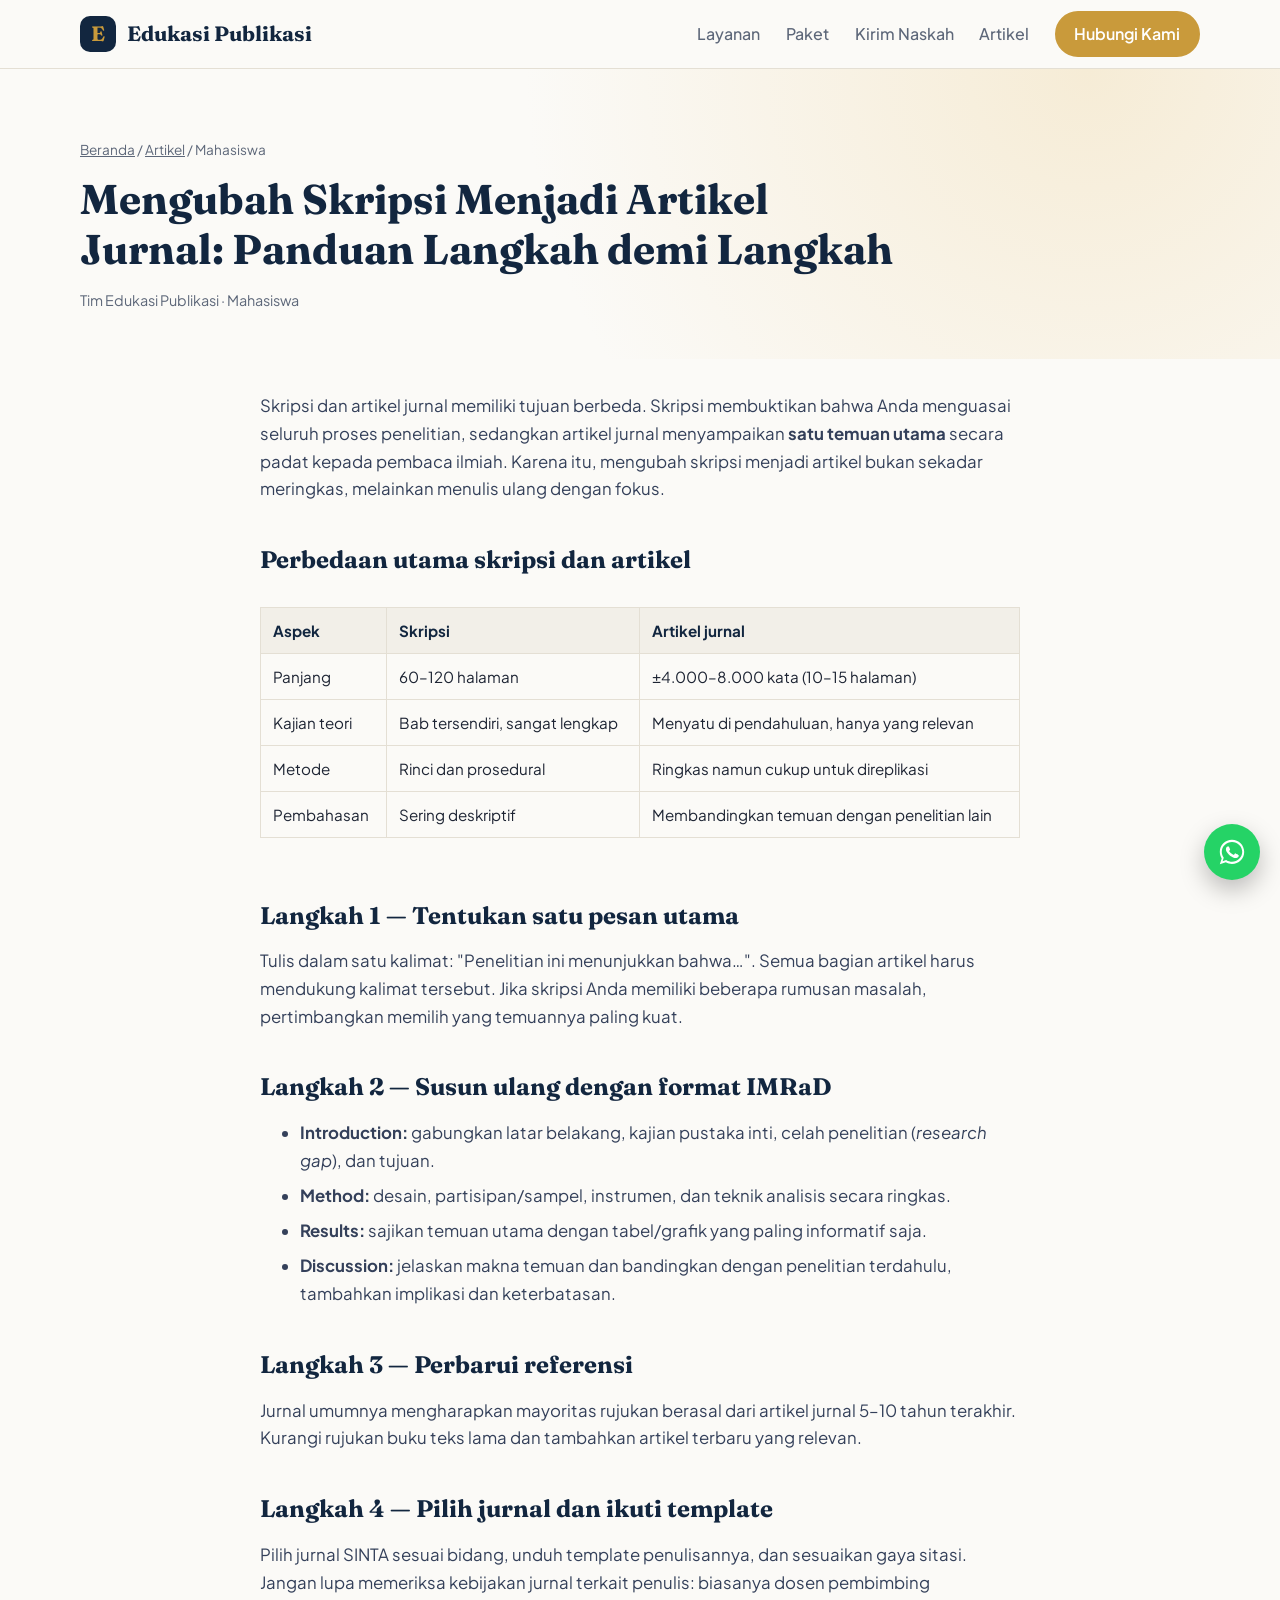
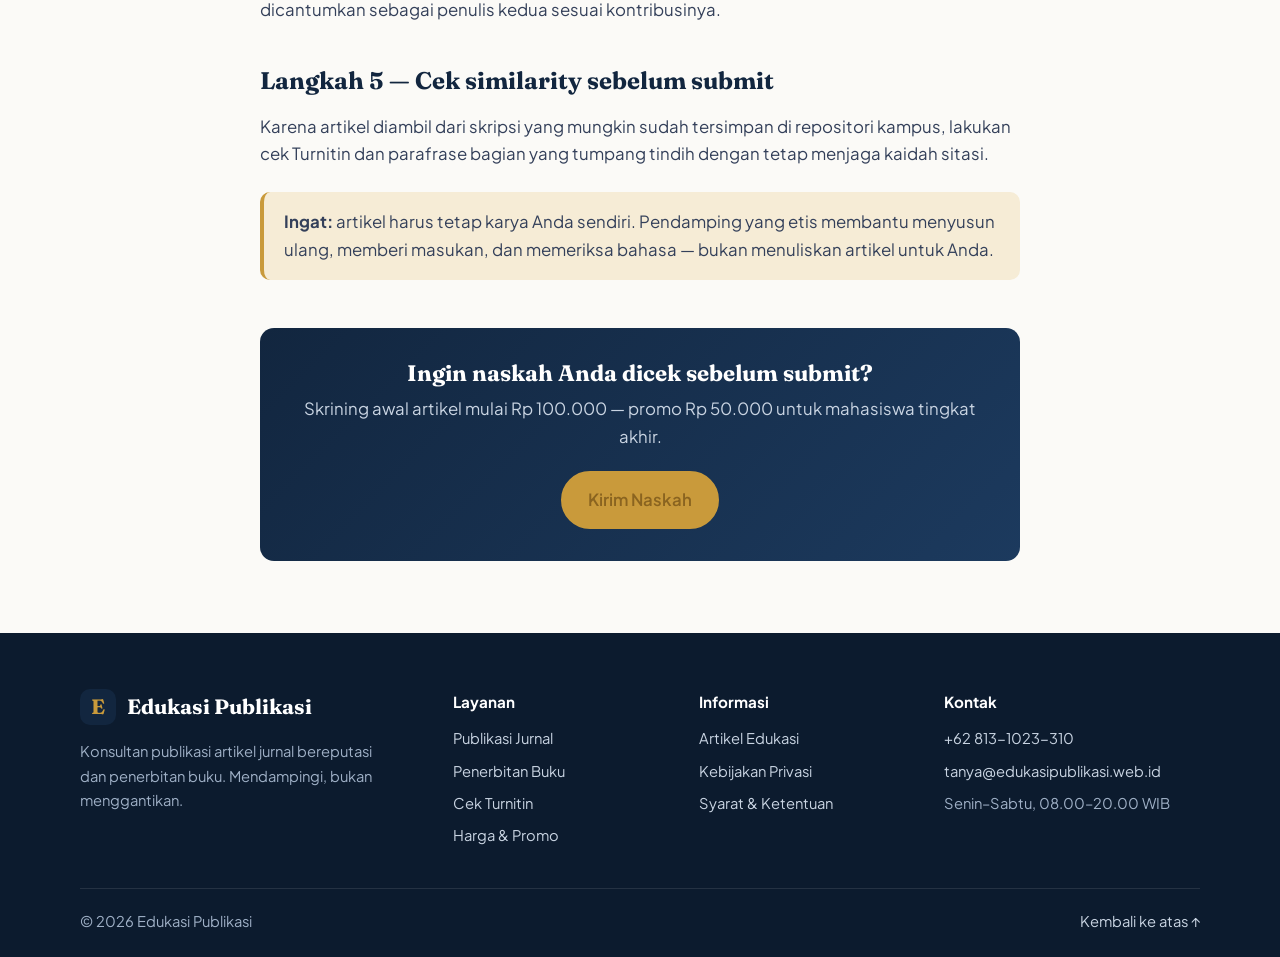
<file: artikel/skripsi-menjadi-artikel-jurnal.html>
<!doctype html>
<html lang="id">
<head>
  <meta charset="utf-8">
  <meta name="viewport" content="width=device-width, initial-scale=1">
  <title>Mengubah Skripsi Menjadi Artikel Jurnal: Panduan Langkah demi Langkah — Edukasi Publikasi</title>
  <meta name="description" content="Langkah praktis mengubah skripsi atau tesis menjadi artikel jurnal: memadatkan bab, menyusun IMRaD, dan memilih jurnal SINTA yang sesuai.">
  <link rel="canonical" href="https://edukasipublikasi.web.id/artikel/skripsi-menjadi-artikel-jurnal.html">
  <link rel="icon" href="/assets/favicon.svg" type="image/svg+xml">
  <meta name="theme-color" content="#12263f">
  <meta property="og:type" content="article">
  <meta property="og:site_name" content="Edukasi Publikasi">
  <meta property="og:title" content="Mengubah Skripsi Menjadi Artikel Jurnal: Panduan Langkah demi Langkah">
  <meta property="og:description" content="Langkah praktis mengubah skripsi atau tesis menjadi artikel jurnal: memadatkan bab, menyusun IMRaD, dan memilih jurnal SINTA yang sesuai.">
  <meta property="og:url" content="https://edukasipublikasi.web.id/artikel/skripsi-menjadi-artikel-jurnal.html">
  <link rel="preconnect" href="https://fonts.googleapis.com">
  <link rel="preconnect" href="https://fonts.gstatic.com" crossorigin>
  <link href="https://fonts.googleapis.com/css2?family=Fraunces:opsz,wght@9..144,600;9..144,700&family=Plus+Jakarta+Sans:wght@400;500;600;700&display=swap" rel="stylesheet">
  <link rel="stylesheet" href="/assets/style.css?v=20261022">
</head>
<body>

<header class="nav" id="top">
  <div class="container nav-inner">
    <a href="/" class="logo"><span class="logo-mark">E</span> Edukasi Publikasi</a>
    <button class="nav-toggle" aria-label="Buka menu" aria-expanded="false">☰</button>
    <nav class="nav-links">
      <a href="/#layanan">Layanan</a>
      <a href="/#paket">Paket</a>
      <a href="/#review">Kirim Naskah</a>
      <a href="/artikel/">Artikel</a>
      <a href="/#kontak" class="btn btn-sm">Hubungi Kami</a>
    </nav>
  </div>
</header>

<main>
  <section class="page-hero">
    <div class="container">
      <p class="breadcrumb"><a href="/">Beranda</a> / <a href="/artikel/">Artikel</a> / Mahasiswa</p>
      <h1>Mengubah Skripsi Menjadi Artikel Jurnal: Panduan Langkah demi Langkah</h1>
      <p class="meta">Tim Edukasi Publikasi · Mahasiswa</p>
    </div>
  </section>
  <article class="prose">
    <p>Skripsi dan artikel jurnal memiliki tujuan berbeda. Skripsi membuktikan bahwa Anda menguasai seluruh proses penelitian, sedangkan artikel jurnal menyampaikan <strong>satu temuan utama</strong> secara padat kepada pembaca ilmiah. Karena itu, mengubah skripsi menjadi artikel bukan sekadar meringkas, melainkan menulis ulang dengan fokus.</p>

    <h2>Perbedaan utama skripsi dan artikel</h2>
    <div class="table-wrap"><table>
      <tr><th>Aspek</th><th>Skripsi</th><th>Artikel jurnal</th></tr>
      <tr><td>Panjang</td><td>60–120 halaman</td><td>±4.000–8.000 kata (10–15 halaman)</td></tr>
      <tr><td>Kajian teori</td><td>Bab tersendiri, sangat lengkap</td><td>Menyatu di pendahuluan, hanya yang relevan</td></tr>
      <tr><td>Metode</td><td>Rinci dan prosedural</td><td>Ringkas namun cukup untuk direplikasi</td></tr>
      <tr><td>Pembahasan</td><td>Sering deskriptif</td><td>Membandingkan temuan dengan penelitian lain</td></tr>
    </table></div>

    <h2>Langkah 1 — Tentukan satu pesan utama</h2>
    <p>Tulis dalam satu kalimat: "Penelitian ini menunjukkan bahwa…". Semua bagian artikel harus mendukung kalimat tersebut. Jika skripsi Anda memiliki beberapa rumusan masalah, pertimbangkan memilih yang temuannya paling kuat.</p>

    <h2>Langkah 2 — Susun ulang dengan format IMRaD</h2>
    <ul>
      <li><strong>Introduction:</strong> gabungkan latar belakang, kajian pustaka inti, celah penelitian (<em>research gap</em>), dan tujuan.</li>
      <li><strong>Method:</strong> desain, partisipan/sampel, instrumen, dan teknik analisis secara ringkas.</li>
      <li><strong>Results:</strong> sajikan temuan utama dengan tabel/grafik yang paling informatif saja.</li>
      <li><strong>Discussion:</strong> jelaskan makna temuan dan bandingkan dengan penelitian terdahulu, tambahkan implikasi dan keterbatasan.</li>
    </ul>

    <h2>Langkah 3 — Perbarui referensi</h2>
    <p>Jurnal umumnya mengharapkan mayoritas rujukan berasal dari artikel jurnal 5–10 tahun terakhir. Kurangi rujukan buku teks lama dan tambahkan artikel terbaru yang relevan.</p>

    <h2>Langkah 4 — Pilih jurnal dan ikuti template</h2>
    <p>Pilih jurnal SINTA sesuai bidang, unduh template penulisannya, dan sesuaikan gaya sitasi. Jangan lupa memeriksa kebijakan jurnal terkait penulis: biasanya dosen pembimbing dicantumkan sebagai penulis kedua sesuai kontribusinya.</p>

    <h2>Langkah 5 — Cek similarity sebelum submit</h2>
    <p>Karena artikel diambil dari skripsi yang mungkin sudah tersimpan di repositori kampus, lakukan cek Turnitin dan parafrase bagian yang tumpang tindih dengan tetap menjaga kaidah sitasi.</p>

    <div class="callout"><p><strong>Ingat:</strong> artikel harus tetap karya Anda sendiri. Pendamping yang etis membantu menyusun ulang, memberi masukan, dan memeriksa bahasa — bukan menuliskan artikel untuk Anda.</p></div>

    <div class="cta-box">
      <h3>Ingin naskah Anda dicek sebelum submit?</h3>
      <p>Skrining awal artikel mulai Rp 100.000 — promo Rp 50.000 untuk mahasiswa tingkat akhir.</p>
      <a href="/#review" class="btn">Kirim Naskah</a>
    </div>
  </article>
</main>

<footer class="footer">
  <div class="container footer-grid">
    <div>
      <a href="/" class="logo logo-light"><span class="logo-mark">E</span> Edukasi Publikasi</a>
      <p>Konsultan publikasi artikel jurnal bereputasi dan penerbitan buku. Mendampingi, bukan menggantikan.</p>
    </div>
    <div>
      <h5>Layanan</h5>
      <a href="/#layanan">Publikasi Jurnal</a>
      <a href="/#layanan">Penerbitan Buku</a>
      <a href="/#layanan">Cek Turnitin</a>
      <a href="/#paket">Harga & Promo</a>
    </div>
    <div>
      <h5>Informasi</h5>
      <a href="/artikel/">Artikel Edukasi</a>
      <a href="/kebijakan-privasi.html">Kebijakan Privasi</a>
      <a href="/syarat-ketentuan.html">Syarat & Ketentuan</a>
    </div>
    <div>
      <h5>Kontak</h5>
      <a href="https://wa.me/628131023310" target="_blank" rel="noopener">+62 813-1023-310</a>
      <a href="mailto:tanya@edukasipublikasi.web.id">tanya@edukasipublikasi.web.id</a>
      <span>Senin–Sabtu, 08.00–20.00 WIB</span>
    </div>
  </div>
  <div class="container footer-bottom">
    <span>© <span id="year"></span> Edukasi Publikasi</span>
    <a href="#top">Kembali ke atas ↑</a>
  </div>
</footer>

<a class="wa-float" href="https://wa.me/628131023310" target="_blank" rel="noopener" aria-label="Chat WhatsApp"><svg viewBox="0 0 32 32" width="30" height="30" aria-hidden="true"><path fill="#fff" d="M16 3C8.8 3 3 8.7 3 15.8c0 2.5.7 4.9 2 7L3 29l6.4-2c2 1.1 4.3 1.7 6.6 1.7 7.2 0 13-5.7 13-12.8S23.2 3 16 3zm0 23.4c-2.1 0-4.1-.6-5.8-1.6l-.4-.2-3.8 1.2 1.2-3.7-.3-.4c-1.2-1.8-1.8-3.8-1.8-5.9C5.1 9.9 10 5.2 16 5.2s10.9 4.7 10.9 10.6S22 26.4 16 26.4zm6-7.9c-.3-.2-1.9-.9-2.2-1s-.5-.2-.7.2-.8 1-1 1.2-.4.2-.7.1a8.9 8.9 0 0 1-4.4-3.8c-.3-.6.3-.5.9-1.7.1-.2 0-.4 0-.5l-1-2.4c-.3-.6-.5-.5-.7-.5h-.6c-.2 0-.6.1-.9.4s-1.2 1.1-1.2 2.7 1.2 3.2 1.4 3.4 2.4 3.6 5.8 5c2.2.9 3 1 4.1.8.7-.1 1.9-.8 2.2-1.5s.3-1.4.2-1.5-.3-.2-.6-.3z"/></svg></a>

<script src="/assets/script.js?v=20261022"></script>
</body>
</html>
</file>
<file: assets/style.css>
:root {
  --navy: #12263f;
  --navy-2: #1c3a5e;
  --gold: #c99a3b;
  --gold-soft: #f6ecd6;
  --ink: #1d2433;
  --muted: #5d6779;
  --bg: #fbfaf7;
  --alt: #f2efe8;
  --card: #ffffff;
  --line: #e4dfd4;
  --radius: 14px;
}

* { box-sizing: border-box; }
[hidden] { display: none !important; }
html { scroll-behavior: smooth; }
body {
  margin: 0;
  font-family: "Plus Jakarta Sans", system-ui, sans-serif;
  color: var(--ink);
  background: var(--bg);
  line-height: 1.65;
}
img { max-width: 100%; }
a { color: inherit; }
h1, h2, h3 { font-family: "Fraunces", Georgia, serif; line-height: 1.2; color: var(--navy); }
h1 { font-size: clamp(2.1rem, 5vw, 3.4rem); margin: .3em 0; }
h1 em { font-style: normal; color: var(--gold); }
h2 { font-size: clamp(1.6rem, 3.5vw, 2.3rem); margin: .2em 0 .6em; }
h4 { margin: 0 0 .4em; font-size: 1.05rem; color: var(--navy); }

.container { width: min(1120px, 100% - 32px); margin-inline: auto; }
.narrow { width: min(760px, 100% - 32px); }
.center { text-align: center; }
.muted { color: var(--muted); margin-top: -.6em; }
.eyebrow { text-transform: uppercase; letter-spacing: .12em; font-size: .78rem; font-weight: 700; color: var(--gold); margin: 0; }
.eyebrow.light { color: var(--gold-soft); }

.btn {
  display: inline-block; background: var(--gold); color: #fff; text-decoration: none;
  padding: .8em 1.5em; border-radius: 999px; font-weight: 600; border: 2px solid var(--gold);
  cursor: pointer; font: inherit; font-weight: 600; transition: transform .15s, background .15s;
}
.btn:hover { transform: translateY(-2px); background: #b5872e; }
.btn-ghost { background: transparent; color: var(--navy); border-color: var(--navy); }
.btn-ghost:hover { background: var(--navy); color: #fff; }
.btn-sm { padding: .5em 1.1em; }
.full { width: 100%; text-align: center; }

/* NAV */
.nav { position: sticky; top: 0; z-index: 50; background: rgba(251,250,247,.92); backdrop-filter: blur(8px); border-bottom: 1px solid var(--line); }
.nav-inner { display: flex; align-items: center; justify-content: space-between; height: 68px; }
.logo { white-space: nowrap; display: flex; align-items: center; gap: .55em; font-family: "Fraunces", serif; font-weight: 700; font-size: 1.3rem; color: var(--navy); text-decoration: none; }
.logo-mark { display: grid; place-items: center; width: 36px; height: 36px; border-radius: 10px; background: var(--navy); color: var(--gold); }
.nav-links { display: flex; align-items: center; gap: 1.6em; }
.nav-links a { white-space: nowrap; }
.nav-links a:not(.btn) { text-decoration: none; font-weight: 500; color: var(--muted); }
.nav-links a:not(.btn):hover { color: var(--navy); }
.nav-toggle { display: none; background: none; border: 0; font-size: 1.6rem; cursor: pointer; color: var(--navy); }

/* HERO */
.hero { padding: 72px 0 64px; background: radial-gradient(circle at 85% 20%, var(--gold-soft), transparent 45%); }
.hero-grid { display: grid; grid-template-columns: 1.15fr .85fr; gap: 48px; align-items: center; }
.lead { font-size: 1.12rem; color: var(--muted); max-width: 560px; }
.hero-cta { display: flex; gap: 12px; flex-wrap: wrap; margin: 28px 0; }
.hero-points { list-style: none; padding: 0; margin: 0; display: grid; gap: 6px; }
.hero-points li::before { content: "✓"; color: var(--gold); font-weight: 700; margin-right: .6em; }

.hero-card { position: relative; height: 380px; }
.paper { position: absolute; inset: 0 40px 40px 0; background: #fff; border-radius: var(--radius); box-shadow: 0 30px 60px -20px rgba(18,38,63,.3); padding: 32px; border: 1px solid var(--line); }
.paper-tag { display: inline-block; background: var(--navy); color: #fff; font-size: .75rem; padding: .3em .8em; border-radius: 6px; margin-bottom: 22px; }
.line { height: 10px; background: var(--alt); border-radius: 6px; margin-bottom: 12px; }
.w90 { width: 90%; } .w80 { width: 80%; } .w70 { width: 70%; } .w60 { width: 60%; }
.paper-steps { display: flex; flex-wrap: wrap; gap: 8px; margin-top: 36px; }
.paper-steps span { font-size: .75rem; padding: .35em .8em; border-radius: 999px; border: 1px solid var(--line); color: var(--muted); }
.paper-steps .done { background: var(--gold-soft); border-color: var(--gold); color: #8a6420; }
.paper-steps .active { background: var(--navy); color: #fff; border-color: var(--navy); }
.book { position: absolute; right: 0; bottom: 0; width: 150px; height: 200px; background: linear-gradient(135deg, var(--navy), var(--navy-2)); border-radius: 6px 14px 14px 6px; box-shadow: 0 20px 40px -10px rgba(18,38,63,.5); border-left: 10px solid var(--gold); display: flex; align-items: flex-end; padding: 16px; }
.book span { color: var(--gold-soft); font-weight: 700; letter-spacing: .15em; font-size: .8rem; }

/* STATS */
.stats { background: var(--navy); color: #fff; padding: 28px 0; }
.stats-grid { display: grid; grid-template-columns: repeat(4, 1fr); gap: 16px; text-align: center; }
.stats strong { display: block; font-family: "Fraunces", serif; font-size: 1.5rem; color: var(--gold); }
.stats span { font-size: .88rem; opacity: .85; }

/* SECTIONS */
.section { padding: 88px 0; }
.section.alt { background: var(--alt); }
.service-block { margin-top: 48px; }
.service-title { font-size: 1.4rem; margin-bottom: 20px; }
.cards { display: grid; grid-template-columns: repeat(3, 1fr); gap: 18px; }
.card { background: var(--card); border: 1px solid var(--line); border-radius: var(--radius); padding: 24px; transition: transform .2s, box-shadow .2s, border-color .2s; }
.card:hover { transform: translateY(-4px); box-shadow: 0 16px 30px -18px rgba(18,38,63,.35); border-color: var(--gold); }
.card p { margin: 0; color: var(--muted); font-size: .95rem; }

.steps { list-style: none; padding: 0; margin: 40px 0 0; display: grid; grid-template-columns: repeat(4, 1fr); gap: 20px; counter-reset: s; }
.steps li { background: var(--card); border-radius: var(--radius); padding: 26px; border: 1px solid var(--line); }
.steps span { display: grid; place-items: center; width: 42px; height: 42px; border-radius: 50%; background: var(--navy); color: var(--gold); font-weight: 700; margin-bottom: 14px; }
.steps p { margin: 0; color: var(--muted); font-size: .95rem; }

.promo { position: relative; display: grid; grid-template-columns: 1.4fr 1fr; gap: 32px; align-items: center; margin-top: 36px; padding: 36px; border-radius: var(--radius); background: linear-gradient(135deg, var(--navy), var(--navy-2)); color: #e8edf4; overflow: hidden; }
.promo h3 { color: #fff; margin: 0 0 .4em; font-size: 1.6rem; }
.promo p { margin: 0; opacity: .9; }
.promo-ribbon { position: absolute; top: 18px; right: -42px; transform: rotate(35deg); background: #d9443a; color: #fff; font-weight: 700; font-size: .8rem; letter-spacing: .08em; padding: .35em 3.4em; }
.promo-list { list-style: none; padding: 0; margin: 16px 0 0; display: grid; gap: 6px; }
.promo-list li::before { content: "✓"; color: var(--gold); font-weight: 700; margin-right: .6em; }
.promo-price { background: #fff; color: var(--ink); border-radius: var(--radius); padding: 26px; display: grid; gap: 6px; text-align: center; }
.price-old { color: var(--muted); text-decoration: line-through; text-decoration-color: #d9443a; text-decoration-thickness: 2px; }
.price-new { font-family: "Fraunces", serif; font-size: 2.4rem; font-weight: 700; color: #d9443a; line-height: 1.1; }
.promo-for { font-weight: 600; color: var(--navy); margin-bottom: 10px; }
.promo-price small { color: var(--muted); font-size: .78rem; }

.pricing { display: grid; grid-template-columns: repeat(3, 1fr); gap: 20px; margin-top: 36px; align-items: stretch; }
.price-card { position: relative; background: var(--card); border: 1px solid var(--line); border-radius: var(--radius); padding: 32px 28px; display: flex; flex-direction: column; }
.price-card ul { list-style: none; padding: 0; margin: 0 0 24px; flex: 1; }
.price-card li { padding: .45em 0; border-bottom: 1px dashed var(--line); font-size: .95rem; }
.price-card li::before { content: "•"; color: var(--gold); margin-right: .6em; }
.price { color: var(--muted); margin: 0 0 18px; }
.price strong { font-family: "Fraunces", serif; font-size: 1.8rem; color: var(--navy); }
.featured { border: 2px solid var(--gold); box-shadow: 0 24px 50px -24px rgba(201,154,59,.6); }
.badge { position: absolute; top: -13px; left: 50%; transform: translateX(-50%); background: var(--gold); color: #fff; font-size: .75rem; font-weight: 700; padding: .3em 1em; border-radius: 999px; white-space: nowrap; }

.ethic { display: grid; grid-template-columns: 1fr 1.3fr; gap: 48px; align-items: center; }
.ethic p { color: var(--muted); font-size: 1.05rem; margin: 0; }

.review-grid { display: grid; grid-template-columns: .9fr 1.1fr; gap: 48px; align-items: start; }
.muted-text { color: var(--muted); font-size: 1.05rem; }
.mini-steps { padding-left: 1.2em; margin: 18px 0 26px; color: var(--ink); }
.mini-steps li { margin-bottom: 6px; }
.note { font-size: .85rem; color: var(--muted); margin-top: 12px; }
.gform-card { background: var(--card); border: 1px solid var(--line); border-left: 4px solid var(--gold); border-radius: var(--radius); padding: 28px; }
.gform-card ul { list-style: none; padding: 0; margin: 12px 0 0; }
.gform-card li { padding: .55em 0; border-bottom: 1px dashed var(--line); }
.gform-card li::before { content: "✓"; color: var(--gold); font-weight: 700; margin-right: .6em; }

details { background: var(--card); border: 1px solid var(--line); border-radius: 12px; padding: 0 22px; margin-top: 12px; }
summary { cursor: pointer; padding: 18px 0; font-weight: 600; color: var(--navy); list-style: none; display: flex; justify-content: space-between; gap: 12px; }
summary::-webkit-details-marker { display: none; }
summary::after { content: "+"; color: var(--gold); font-size: 1.3rem; line-height: 1; }
details[open] summary::after { content: "–"; }
details p { margin: 0 0 18px; color: var(--muted); }

.contact { background: linear-gradient(135deg, var(--navy), var(--navy-2)); color: #e8edf4; }
.contact h2 { color: #fff; }
.contact-grid { display: grid; grid-template-columns: 1fr 1fr; gap: 48px; align-items: start; }
.contact-info { list-style: none; padding: 0; display: grid; gap: 10px; margin-top: 24px; }
.contact-info a { color: var(--gold-soft); }
.form { background: #fff; color: var(--ink); border-radius: var(--radius); padding: 28px; display: grid; gap: 14px; }
.form label { display: grid; gap: 6px; font-weight: 600; font-size: .9rem; color: var(--navy); }
.form input, .form select, .form textarea { font: inherit; font-weight: 400; padding: .75em .9em; border: 1px solid var(--line); border-radius: 10px; background: var(--bg); width: 100%; }
.form input:focus, .form select:focus, .form textarea:focus { outline: 2px solid var(--gold); border-color: var(--gold); }

.footer { background: #0c1b2e; color: #9fb0c6; padding: 56px 0 24px; font-size: .92rem; }
.footer a { text-decoration: none; color: #c9d4e2; }
.footer a:hover { color: var(--gold); }
.footer-grid { display: grid; grid-template-columns: 1.6fr 1fr 1fr 1.2fr; gap: 32px; }
.footer-grid > div { display: grid; gap: 8px; align-content: start; }
.footer-grid p { margin: 6px 0 0; max-width: 320px; }
.footer h5 { color: #fff; font-size: .95rem; margin: 0 0 4px; }
.logo-light { color: #fff !important; }
.footer-bottom { display: flex; justify-content: space-between; gap: 12px; flex-wrap: wrap; border-top: 1px solid rgba(255,255,255,.1); margin-top: 40px; padding-top: 20px; }

/* UNTUK SIAPA */
.audience { display: grid; grid-template-columns: repeat(4, 1fr); gap: 18px; margin-top: 36px; }
.aud-card { background: var(--card); border: 1px solid var(--line); border-radius: var(--radius); padding: 26px 22px; display: grid; gap: 8px; align-content: start; }
.aud-icon { font-size: 1.8rem; width: 54px; height: 54px; display: grid; place-items: center; background: var(--gold-soft); border-radius: 14px; }
.aud-card h4 { margin: 6px 0 0; }
.aud-card p { margin: 0; color: var(--muted); font-size: .94rem; }
.aud-card a { color: var(--gold); font-weight: 600; text-decoration: none; font-size: .92rem; margin-top: 4px; }

/* ARTIKEL CARD */
.post-card { text-decoration: none; display: grid; gap: 10px; align-content: start; }
.post-tag { justify-self: start; background: var(--gold-soft); color: #8a6420; font-size: .75rem; font-weight: 700; padding: .25em .8em; border-radius: 999px; }
.post-card h4 { margin: 0; line-height: 1.35; }
.post-more { color: var(--gold); font-weight: 600; font-size: .92rem; }

/* HALAMAN ARTIKEL & LEGAL */
.page-hero { padding: 56px 0 32px; background: radial-gradient(circle at 85% 0%, var(--gold-soft), transparent 50%); }
.breadcrumb { font-size: .85rem; color: var(--muted); margin-bottom: 14px; }
.breadcrumb a { color: var(--muted); }
.page-hero h1 { font-size: clamp(1.8rem, 4vw, 2.6rem); max-width: 820px; }
.meta { color: var(--muted); font-size: .9rem; }
.prose { width: min(760px, 100% - 32px); margin: 0 auto; padding: 16px 0 72px; font-size: 1.05rem; }
.prose h2 { font-size: 1.5rem; margin: 1.8em 0 .5em; }
.prose h3 { font-size: 1.15rem; margin: 1.4em 0 .4em; }
.prose p, .prose li { color: #34405a; }
.prose li { margin-bottom: .45em; }
.prose a { color: #8a6420; }
.callout { background: var(--gold-soft); border-left: 4px solid var(--gold); border-radius: 10px; padding: 16px 20px; margin: 24px 0; }
.callout p { margin: 0; }
.cta-box { background: linear-gradient(135deg, var(--navy), var(--navy-2)); color: #e8edf4; border-radius: var(--radius); padding: 32px; margin-top: 48px; text-align: center; }
.cta-box h3 { color: #fff; margin: 0 0 .4em; font-size: 1.4rem; }
.cta-box p { color: #c9d4e2; margin: 0 0 20px; }
.prose table { width: 100%; border-collapse: collapse; margin: 20px 0; font-size: .95rem; }
.prose th, .prose td { border: 1px solid var(--line); padding: 10px 12px; text-align: left; vertical-align: top; }
.prose th { background: var(--alt); color: var(--navy); }
.table-wrap { overflow-x: auto; }

/* ANIMASI */
.reveal { opacity: 0; transform: translateY(18px); transition: opacity .6s ease, transform .6s ease; }
.reveal.in { opacity: 1; transform: none; }
@media (prefers-reduced-motion: reduce) { .reveal { opacity: 1; transform: none; transition: none; } html { scroll-behavior: auto; } }

.wa-float { position: fixed; right: 20px; bottom: 20px; width: 56px; height: 56px; border-radius: 50%; background: #25d366; display: grid; place-items: center; text-decoration: none; box-shadow: 0 10px 24px rgba(0,0,0,.25); z-index: 60; }

/* RESPONSIVE */
@media (max-width: 900px) {
  .hero-grid, .contact-grid, .ethic, .review-grid, .promo { grid-template-columns: 1fr; }
  .hero-card { height: 320px; max-width: 420px; }
  .cards, .pricing { grid-template-columns: 1fr 1fr; }
  .steps { grid-template-columns: 1fr 1fr; }
  .stats-grid { grid-template-columns: 1fr 1fr; }
  .audience, .footer-grid { grid-template-columns: 1fr 1fr; }
}
@media (max-width: 980px) {
  .nav-toggle { display: block; }
  .nav-links { display: none; position: absolute; top: 68px; left: 0; right: 0; flex-direction: column; background: var(--bg); padding: 20px; border-bottom: 1px solid var(--line); gap: 1em; }
  .nav-links.open { display: flex; }
}
@media (max-width: 680px) {
  .cards, .pricing, .steps, .audience, .footer-grid { grid-template-columns: 1fr; }
  .section { padding: 64px 0; }
  .hero-card { display: none; }
}

/* Testimoni */
.testi { display: grid; gap: 14px; align-content: start; }
.testi blockquote { margin: 0; color: var(--ink); font-size: .98rem; line-height: 1.6; }
.testi blockquote::before { content: "\201C"; display: block; font-family: "Fraunces", serif; font-size: 2.6rem; line-height: .8; color: var(--gold); }
.testi-who { display: flex; align-items: center; gap: 12px; margin-top: auto; }
.testi-avatar { flex: none; display: grid; place-items: center; width: 42px; height: 42px; border-radius: 50%; background: var(--navy); color: var(--gold); font-weight: 700; }
.testi-who strong { display: block; color: var(--navy); }
.testi-who span { color: var(--muted); font-size: .85rem; }
.testi-link { color: var(--gold); font-weight: 600; font-size: .88rem; text-decoration: none; }
.cards.testi-list { grid-template-columns: repeat(auto-fit, minmax(260px, 340px)); justify-content: center; }
</file>
